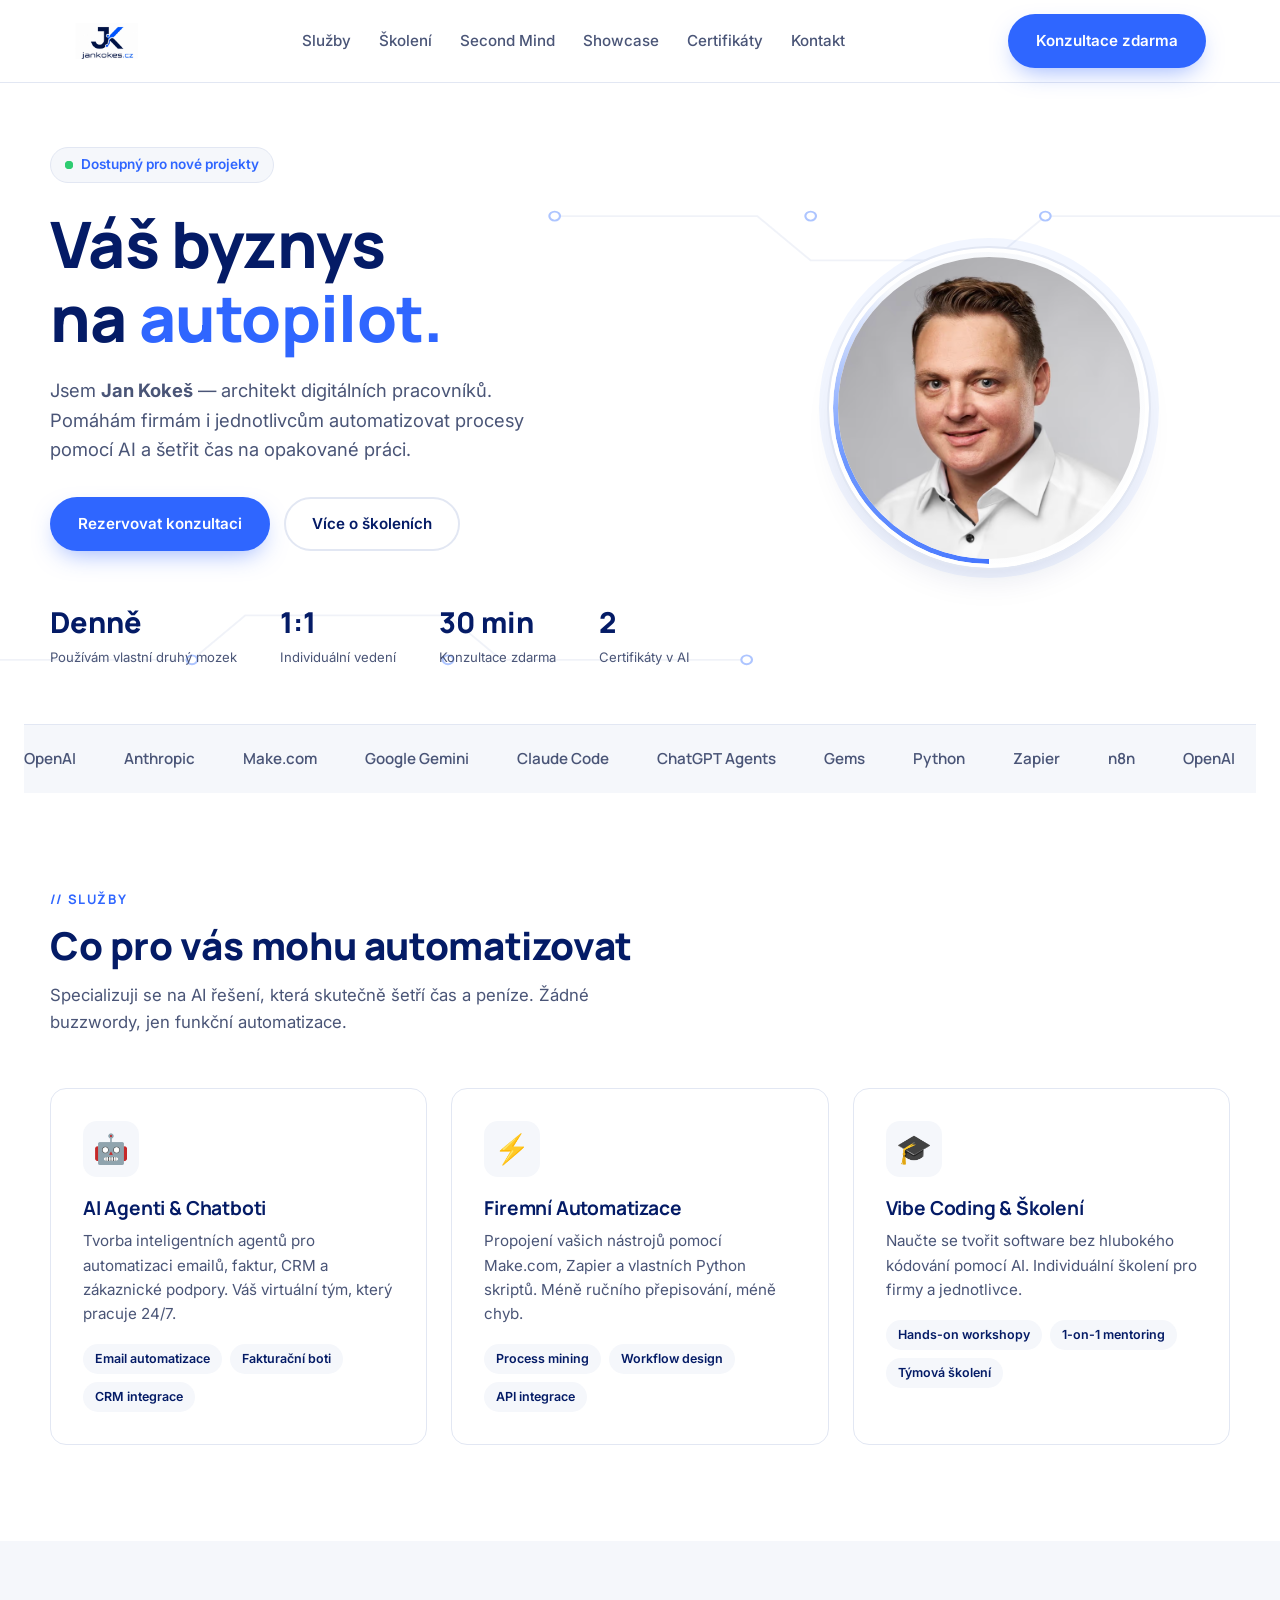
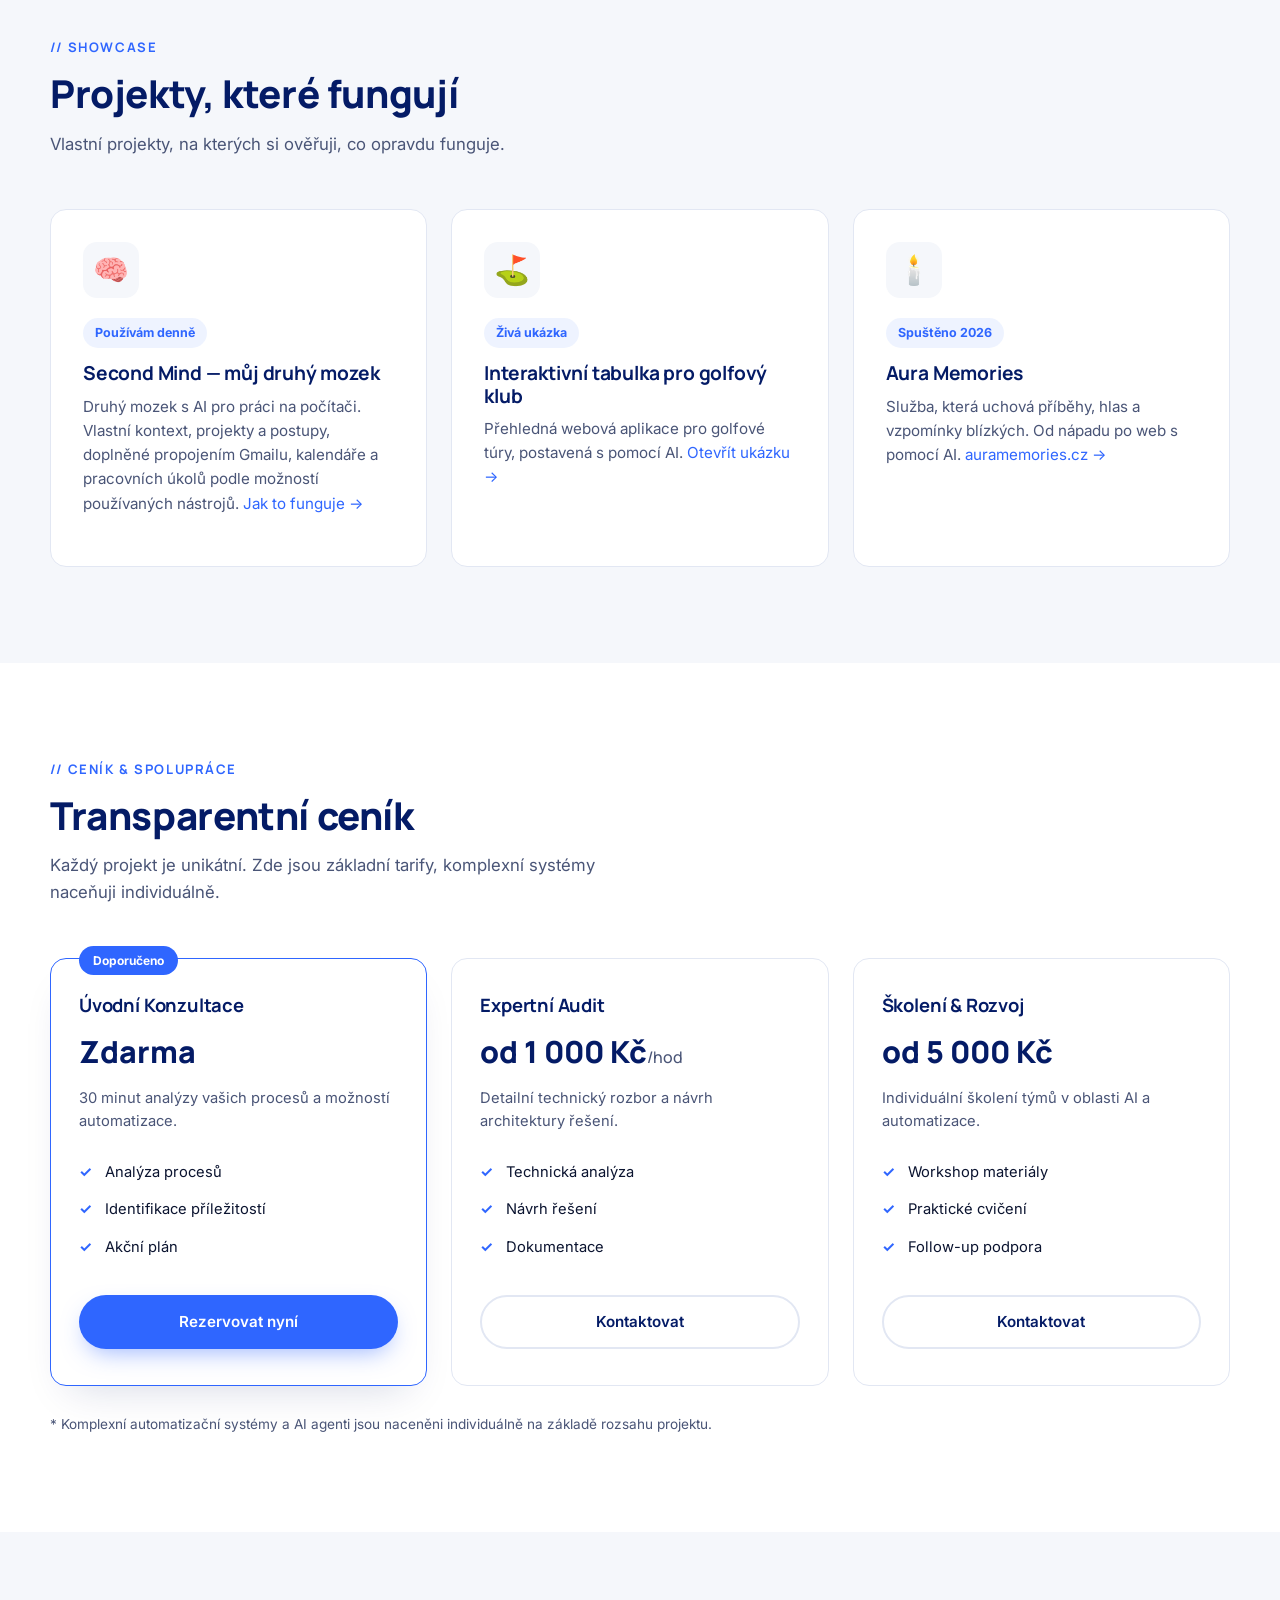
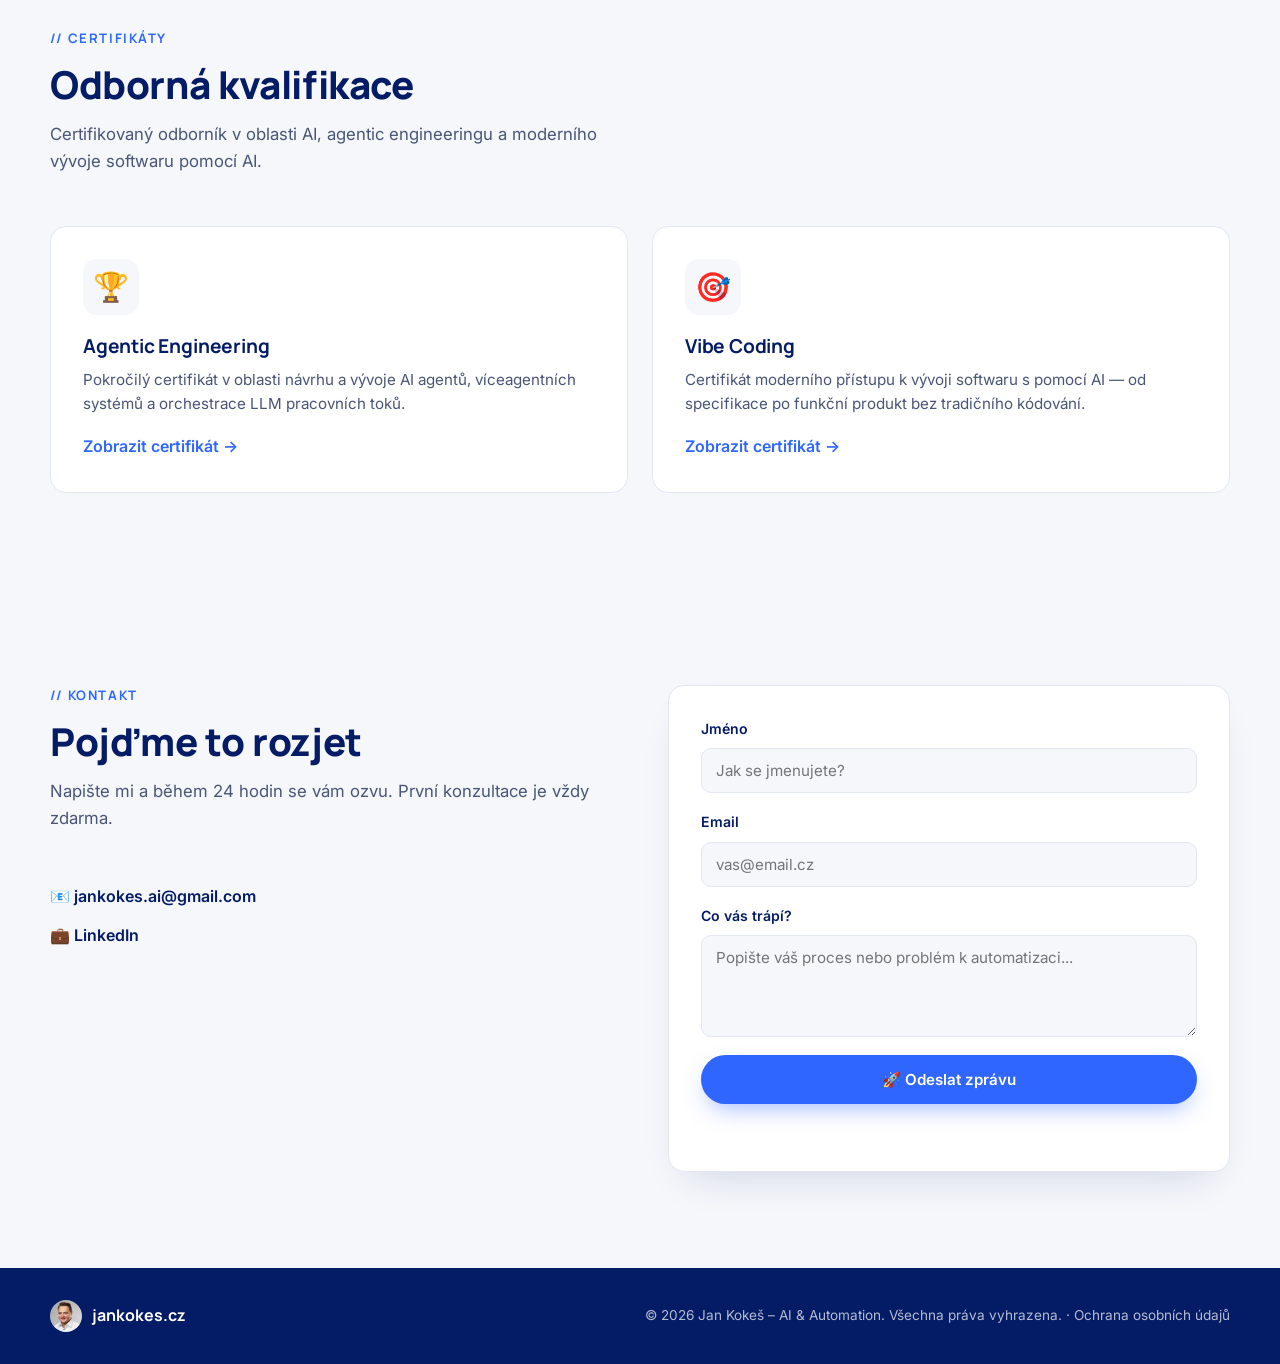
<file: index.html>
<!DOCTYPE html>
<html lang="cs">
<head>
<meta charset="UTF-8">
<meta name="viewport" content="width=device-width, initial-scale=1.0">
<title>Jan Kokeš — AI & Automation</title>
<meta name="description" content="Jan Kokeš pomáhá firmám automatizovat procesy pomocí AI agentů, workflow nástrojů a vlastních integrací.">
<link rel="preconnect" href="https://fonts.googleapis.com">
<link rel="preconnect" href="https://fonts.gstatic.com" crossorigin>
<link href="https://fonts.googleapis.com/css2?family=Manrope:wght@600;700;800&family=Inter:wght@400;500;600&display=swap" rel="stylesheet">
<link rel="icon" href="favicon.ico" sizes="any">
<link rel="icon" type="image/png" sizes="32x32" href="favicon-32.png">
<link rel="apple-touch-icon" href="apple-touch-icon.png">
<link rel="stylesheet" href="style.css?v=2">
</head>
<body>

<header class="nav" id="nav">
  <div class="nav-inner">
    <a href="#top" class="brand">
      <img src="assets/logo.jpg" alt="jankokes.cz" class="brand-logo">
    </a>
    <nav class="nav-links">
      <a href="#sluzby">Služby</a>
      <a href="#skoleni">Školení</a>
      <a href="second-mind.html">Second Mind</a>
      <a href="#showcase">Showcase</a>
      <a href="#certifikaty">Certifikáty</a>
      <a href="#kontakt">Kontakt</a>
    </nav>
    <a href="#kontakt" class="btn btn-primary nav-cta">Konzultace zdarma</a>
    <button class="nav-toggle" id="navToggle" aria-label="Otevřít menu" aria-expanded="false">
      <span></span><span></span><span></span>
    </button>
  </div>
  <nav class="nav-mobile" id="navMobile">
    <a href="#sluzby">Služby</a>
    <a href="#skoleni">Školení</a>
    <a href="second-mind.html">Second Mind</a>
    <a href="#showcase">Showcase</a>
    <a href="#certifikaty">Certifikáty</a>
    <a href="#kontakt">Kontakt</a>
    <a href="#kontakt" class="btn btn-primary">Konzultace zdarma</a>
  </nav>
</header>

<main id="top">

  <section class="hero">
    <div class="hero-bg" aria-hidden="true">
      <svg class="circuit" viewBox="0 0 1200 800" preserveAspectRatio="none">
        <path d="M0 650 H180 L230 600 H420 L470 650 H700" />
        <circle cx="180" cy="650" r="5"/>
        <circle cx="420" cy="650" r="5"/>
        <circle cx="700" cy="650" r="5"/>
        <path d="M1200 150 H980 L930 200 H760 L710 150 H520" />
        <circle cx="980" cy="150" r="5"/>
        <circle cx="760" cy="150" r="5"/>
        <circle cx="520" cy="150" r="5"/>
      </svg>
    </div>
    <div class="hero-inner">
      <div class="hero-copy">
        <span class="eyebrow"><span class="dot-pulse"></span> Dostupný pro nové projekty</span>
        <h1>Váš byznys<br>na <span class="accent">autopilot.</span></h1>
        <p class="hero-lead">Jsem <strong>Jan Kokeš</strong> — architekt digitálních pracovníků. Pomáhám firmám i jednotlivcům automatizovat procesy pomocí AI a šetřit čas na opakované práci.</p>
        <div class="hero-actions">
          <a href="#kontakt" class="btn btn-primary">Rezervovat konzultaci</a>
          <a href="#skoleni" class="btn btn-ghost">Více o školeních</a>
        </div>
        <dl class="stats">
          <div class="stat"><dt>Denně</dt><dd>Používám vlastní druhý mozek</dd></div>
          <div class="stat"><dt>1:1</dt><dd>Individuální vedení</dd></div>
          <div class="stat"><dt>30 min</dt><dd>Konzultace zdarma</dd></div>
          <div class="stat"><dt>2</dt><dd>Certifikáty v AI</dd></div>
        </dl>
      </div>
      <div class="hero-photo">
        <div class="photo-frame">
          <video autoplay muted loop playsinline poster="assets/koki_photo.png" aria-label="Jan Kokeš — přerod v AI specialistu">
            <source src="assets/transformation.mp4" type="video/mp4">
          </video>
        </div>
      </div>
    </div>
    <div class="marquee" aria-hidden="true">
      <div class="marquee-track">
        <span>OpenAI</span><span>Anthropic</span><span>Make.com</span><span>Google Gemini</span><span>Claude Code</span><span>ChatGPT Agents</span><span>Gems</span><span>Python</span><span>Zapier</span><span>n8n</span>
        <span>OpenAI</span><span>Anthropic</span><span>Make.com</span><span>Google Gemini</span><span>Claude Code</span><span>ChatGPT Agents</span><span>Gems</span><span>Python</span><span>Zapier</span><span>n8n</span>
      </div>
    </div>
  </section>

  <section id="sluzby" class="section">
    <div class="section-inner">
      <span class="kicker">// SLUŽBY</span>
      <h2>Co pro vás mohu automatizovat</h2>
      <p class="section-lead">Specializuji se na AI řešení, která skutečně šetří čas a peníze. Žádné buzzwordy, jen funkční automatizace.</p>

      <div class="cards-grid">
        <article class="card">
          <div class="card-icon">🤖</div>
          <h3>AI Agenti &amp; Chatboti</h3>
          <p>Tvorba inteligentních agentů pro automatizaci emailů, faktur, CRM a zákaznické podpory. Váš virtuální tým, který pracuje 24/7.</p>
          <ul class="tags">
            <li>Email automatizace</li><li>Fakturační boti</li><li>CRM integrace</li>
          </ul>
        </article>
        <article class="card">
          <div class="card-icon">⚡</div>
          <h3>Firemní Automatizace</h3>
          <p>Propojení vašich nástrojů pomocí Make.com, Zapier a vlastních Python skriptů. Méně ručního přepisování, méně chyb.</p>
          <ul class="tags">
            <li>Process mining</li><li>Workflow design</li><li>API integrace</li>
          </ul>
        </article>
        <article class="card">
          <div class="card-icon">🎓</div>
          <h3>Vibe Coding &amp; Školení</h3>
          <p>Naučte se tvořit software bez hlubokého kódování pomocí AI. Individuální školení pro firmy a jednotlivce.</p>
          <ul class="tags">
            <li>Hands-on workshopy</li><li>1-on-1 mentoring</li><li>Týmová školení</li>
          </ul>
        </article>
      </div>
    </div>
  </section>

  <section id="showcase" class="section section-alt">
    <div class="section-inner">
      <span class="kicker">// SHOWCASE</span>
      <h2>Projekty, které fungují</h2>
      <p class="section-lead">Vlastní projekty, na kterých si ověřuji, co opravdu funguje.</p>

      <div class="cards-grid">
        <article class="card card-stat">
          <div class="card-icon">🧠</div>
          <span class="result-badge">Používám denně</span>
          <h3>Second Mind — můj druhý mozek</h3>
          <p>Druhý mozek s AI pro práci na počítači. Vlastní kontext, projekty a postupy, doplněné propojením Gmailu, kalendáře a pracovních úkolů podle možností používaných nástrojů. <a href="second-mind.html" class="accent">Jak to funguje →</a></p>
        </article>
        <article class="card card-stat">
          <div class="card-icon">⛳</div>
          <span class="result-badge">Živá ukázka</span>
          <h3>Interaktivní tabulka pro golfový klub</h3>
          <p>Přehledná webová aplikace pro golfové túry, postavená s pomocí AI. <a href="https://golfove-tury-gclk.netlify.app/" target="_blank" rel="noopener" class="accent">Otevřít ukázku →</a></p>
        </article>
        <article class="card card-stat">
          <div class="card-icon">🕯️</div>
          <span class="result-badge">Spuštěno 2026</span>
          <h3>Aura Memories</h3>
          <p>Služba, která uchová příběhy, hlas a vzpomínky blízkých. Od nápadu po web s pomocí AI. <a href="https://auramemories.cz" target="_blank" rel="noopener" class="accent">auramemories.cz →</a></p>
        </article>
      </div>
    </div>
  </section>

  <section id="skoleni" class="section">
    <div class="section-inner">
      <span class="kicker">// CENÍK &amp; SPOLUPRÁCE</span>
      <h2>Transparentní ceník</h2>
      <p class="section-lead">Každý projekt je unikátní. Zde jsou základní tarify, komplexní systémy naceňuji individuálně.</p>

      <div class="pricing-grid">
        <article class="price-card price-featured">
          <span class="price-badge">Doporučeno</span>
          <h3>Úvodní Konzultace</h3>
          <p class="price">Zdarma</p>
          <p class="price-desc">30 minut analýzy vašich procesů a možností automatizace.</p>
          <ul class="check-list">
            <li>Analýza procesů</li>
            <li>Identifikace příležitostí</li>
            <li>Akční plán</li>
          </ul>
          <a href="#kontakt" class="btn btn-primary btn-block">Rezervovat nyní</a>
        </article>
        <article class="price-card">
          <h3>Expertní Audit</h3>
          <p class="price">od 1 000 Kč<span>/hod</span></p>
          <p class="price-desc">Detailní technický rozbor a návrh architektury řešení.</p>
          <ul class="check-list">
            <li>Technická analýza</li>
            <li>Návrh řešení</li>
            <li>Dokumentace</li>
          </ul>
          <a href="#kontakt" class="btn btn-ghost btn-block">Kontaktovat</a>
        </article>
        <article class="price-card">
          <h3>Školení &amp; Rozvoj</h3>
          <p class="price">od 5 000 Kč</p>
          <p class="price-desc">Individuální školení týmů v oblasti AI a automatizace.</p>
          <ul class="check-list">
            <li>Workshop materiály</li>
            <li>Praktické cvičení</li>
            <li>Follow-up podpora</li>
          </ul>
          <a href="#kontakt" class="btn btn-ghost btn-block">Kontaktovat</a>
        </article>
      </div>
      <p class="price-footnote">* Komplexní automatizační systémy a AI agenti jsou naceněni individuálně na základě rozsahu projektu.</p>
    </div>
  </section>

  <section id="certifikaty" class="section section-alt">
    <div class="section-inner">
      <span class="kicker">// CERTIFIKÁTY</span>
      <h2>Odborná kvalifikace</h2>
      <p class="section-lead">Certifikovaný odborník v oblasti AI, agentic engineeringu a moderního vývoje softwaru pomocí AI.</p>

      <div class="cert-grid">
        <article class="cert-card">
          <div class="card-icon">🏆</div>
          <h3>Agentic Engineering</h3>
          <p>Pokročilý certifikát v oblasti návrhu a vývoje AI agentů, víceagentních systémů a orchestrace LLM pracovních toků.</p>
          <a href="https://assets.macaly-user-data.dev/cx1u9x2fqpk7ql0uc03os9lo/hfukbpk652nn3dp4qxa4cc14/Vl4WT1Eh4EmaMsXhr_wGu.pdf" target="_blank" rel="noopener">Zobrazit certifikát →</a>
        </article>
        <article class="cert-card">
          <div class="card-icon">🎯</div>
          <h3>Vibe Coding</h3>
          <p>Certifikát moderního přístupu k vývoji softwaru s pomocí AI — od specifikace po funkční produkt bez tradičního kódování.</p>
          <a href="https://assets.macaly-user-data.dev/cx1u9x2fqpk7ql0uc03os9lo/hfukbpk652nn3dp4qxa4cc14/EtrC2iC5NYOgSVzGKDcLj.pdf" target="_blank" rel="noopener">Zobrazit certifikát →</a>
        </article>
      </div>
    </div>
  </section>

  <section id="kontakt" class="section section-contact">
    <div class="section-inner contact-inner">
      <div class="contact-copy">
        <span class="kicker">// KONTAKT</span>
        <h2>Pojďme to rozjet</h2>
        <p class="section-lead">Napište mi a během 24 hodin se vám ozvu. První konzultace je vždy zdarma.</p>
        <div class="contact-direct">
          <a href="mailto:jankokes.ai@gmail.com">📧 jankokes.ai@gmail.com</a>
          <a href="https://www.linkedin.com/in/jan--kokes/" target="_blank" rel="noopener">💼 LinkedIn</a>
        </div>
      </div>

      <form class="contact-form" id="contactForm" action="https://api.web3forms.com/submit" method="POST">
        <input type="hidden" name="access_key" value="933d1fe5-aa3f-4f69-8b33-59ef19b9f9a7">
        <input type="hidden" name="subject" value="Nová zpráva z jankokes.cz">
        <input type="hidden" name="zdroj" value="hlavni-stranka">
        <input type="checkbox" name="botcheck" class="hidden-field" style="display:none">

        <label>
          Jméno
          <input type="text" name="name" required placeholder="Jak se jmenujete?">
        </label>
        <label>
          Email
          <input type="email" name="email" required placeholder="vas@email.cz">
        </label>
        <label>
          Co vás trápí?
          <textarea name="message" rows="4" required placeholder="Popište váš proces nebo problém k automatizaci..."></textarea>
        </label>
        <button type="submit" class="btn btn-primary btn-block">🚀 Odeslat zprávu</button>
        <p class="form-status" id="formStatus" role="status"></p>
      </form>
    </div>
  </section>

</main>

<footer class="footer">
  <div class="footer-inner">
    <div class="footer-brand">
      <img src="assets/koki_photo.png" alt="Jan Kokeš" class="footer-photo">
      <span>jankokes.cz</span>
    </div>
    <p>© 2026 Jan Kokeš – AI &amp; Automation. Všechna práva vyhrazena. · <a href="ochrana-osobnich-udaju.html">Ochrana osobních údajů</a></p>
  </div>
</footer>

<script src="script.js?v=2"></script>
</body>
</html>
</file>
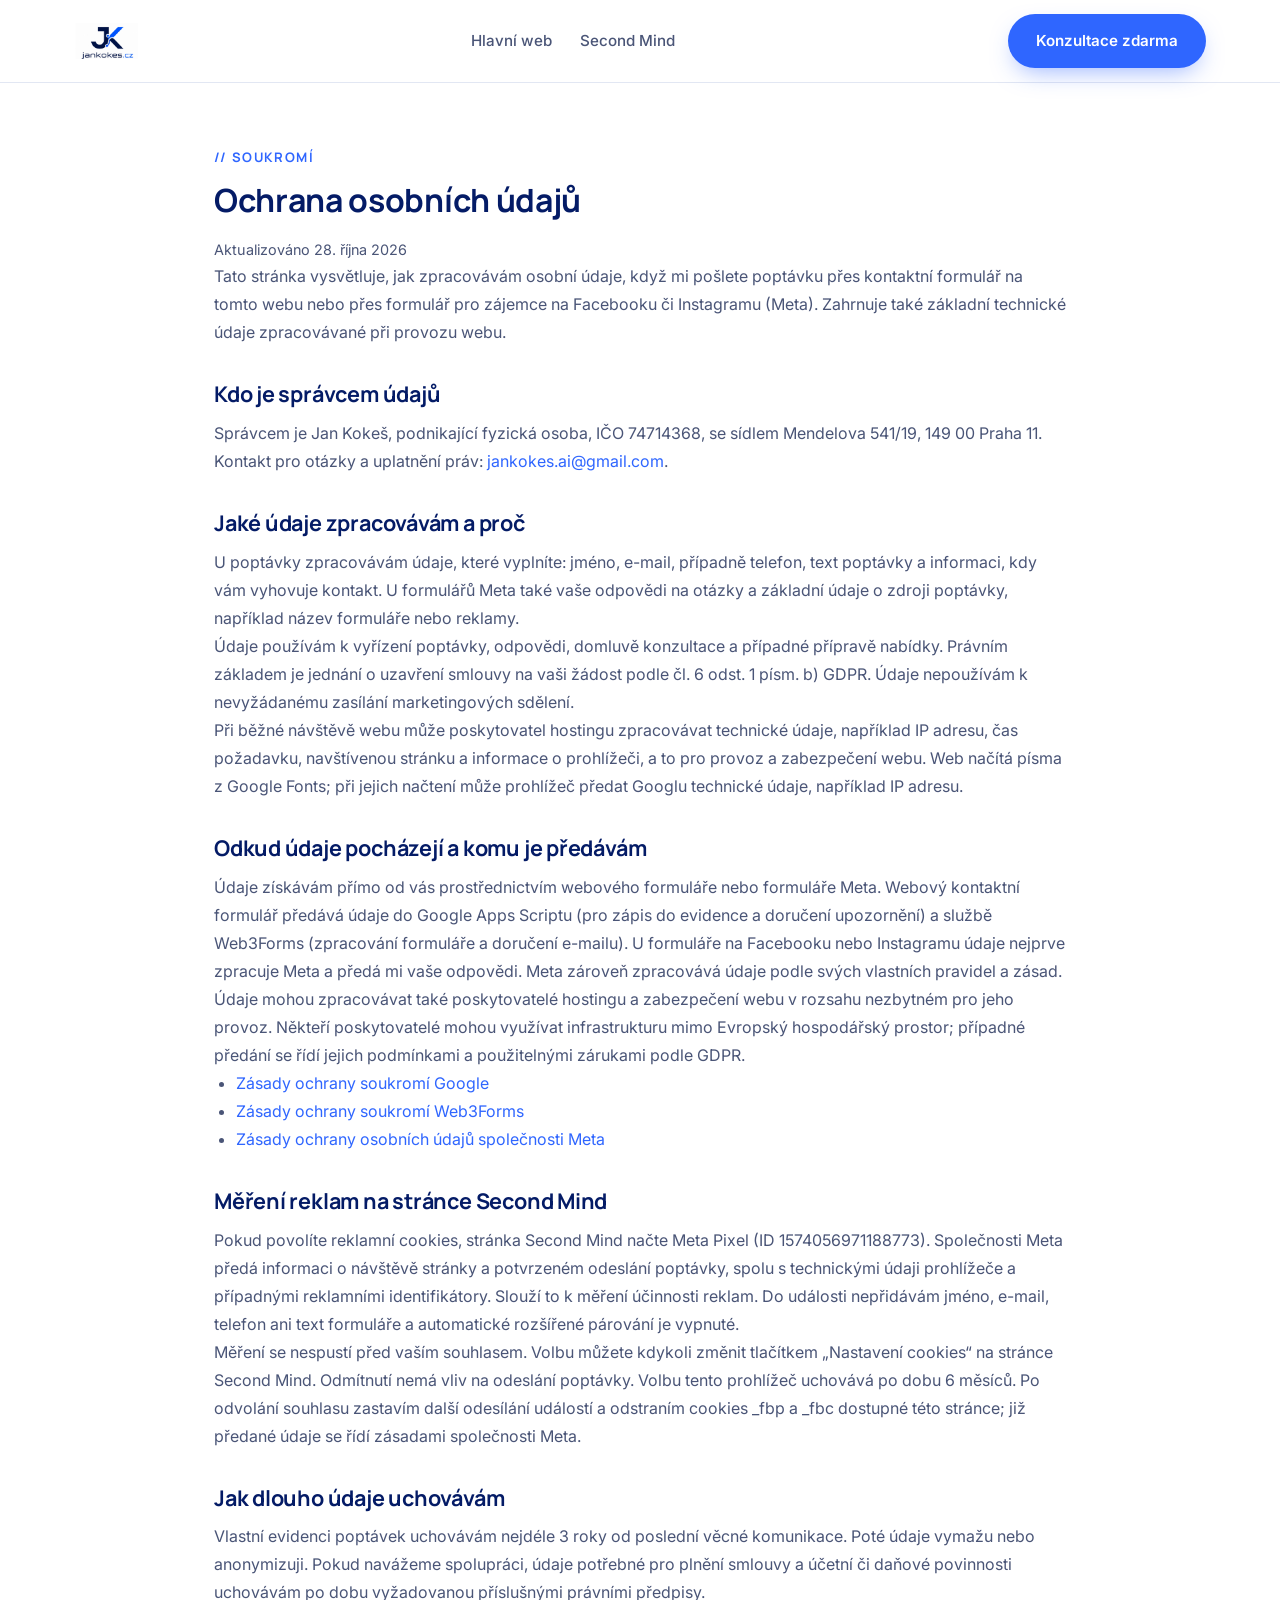
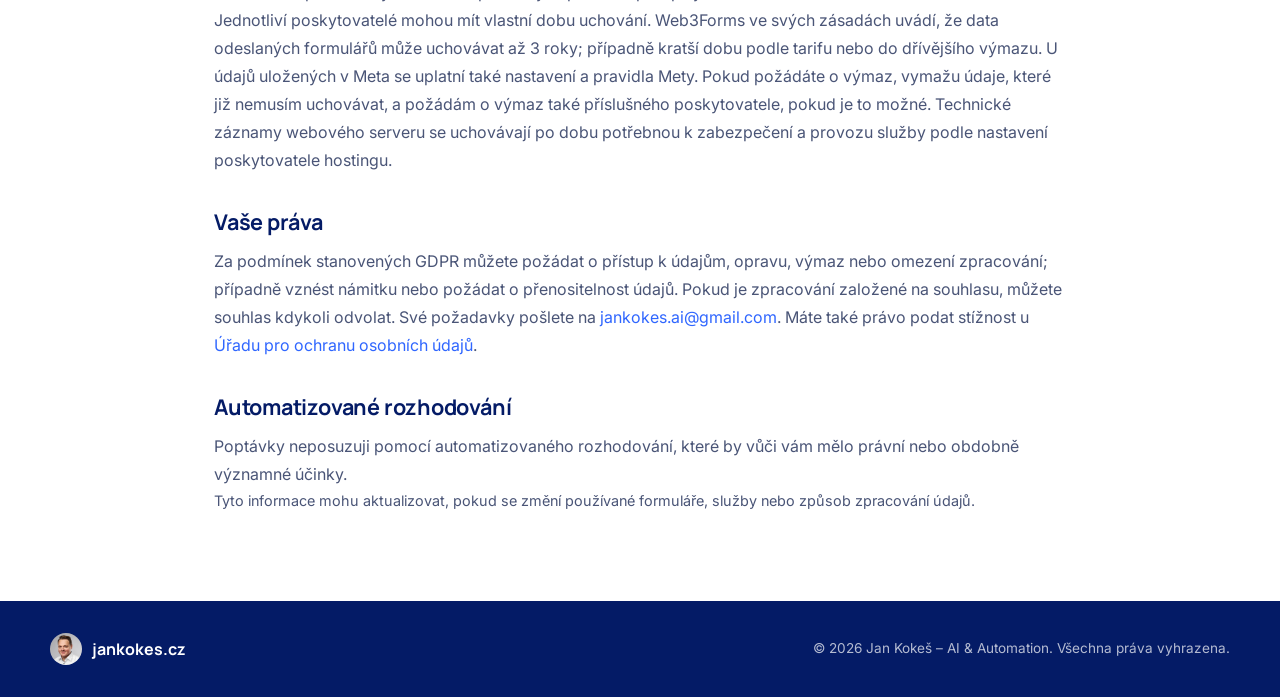
<file: ochrana-osobnich-udaju.html>
<!DOCTYPE html>
<html lang="cs">
<head>
<meta charset="UTF-8">
<meta name="viewport" content="width=device-width, initial-scale=1.0">
<title>Ochrana osobních údajů | Jan Kokeš</title>
<meta name="description" content="Informace o zpracování osobních údajů při zaslání poptávky přes jankokes.cz nebo formulář Meta.">
<link rel="preconnect" href="https://fonts.googleapis.com">
<link rel="preconnect" href="https://fonts.gstatic.com" crossorigin>
<link href="https://fonts.googleapis.com/css2?family=Manrope:wght@600;700;800&family=Inter:wght@400;500;600&display=swap" rel="stylesheet">
<link rel="icon" href="favicon.ico" sizes="any">
<link rel="stylesheet" href="style.css?v=2">
<style>
  .privacy { max-width: 900px; margin: 0 auto; padding: 64px 24px 88px; }
  .privacy h1 { margin: 10px 0 18px; }
  .privacy h2 { margin: 36px 0 12px; font-size: 1.35rem; }
  .privacy p, .privacy li { line-height: 1.75; color: var(--ink-soft); }
  .privacy ul { padding-left: 1.4rem; }
  .privacy a { color: var(--blue); }
  .privacy .updated { font-size: .9rem; }
</style>
</head>
<body>
<header class="nav" id="nav">
  <div class="nav-inner">
    <a href="index.html" class="brand"><img src="assets/logo.jpg" alt="jankokes.cz" class="brand-logo"></a>
    <nav class="nav-links">
      <a href="index.html">Hlavní web</a>
      <a href="second-mind.html">Second Mind</a>
    </nav>
    <a href="second-mind.html#kontakt" class="btn btn-primary nav-cta">Konzultace zdarma</a>
    <button class="nav-toggle" id="navToggle" aria-label="Otevřít menu" aria-expanded="false"><span></span><span></span><span></span></button>
  </div>
  <nav class="nav-mobile" id="navMobile">
    <a href="index.html">Hlavní web</a>
    <a href="second-mind.html">Second Mind</a>
    <a href="second-mind.html#kontakt" class="btn btn-primary">Konzultace zdarma</a>
  </nav>
</header>

<main class="privacy">
  <span class="kicker">// SOUKROMÍ</span>
  <h1>Ochrana osobních údajů</h1>
  <p class="updated">Aktualizováno 28. října 2026</p>
  <p>Tato stránka vysvětluje, jak zpracovávám osobní údaje, když mi pošlete poptávku přes kontaktní formulář na tomto webu nebo přes formulář pro zájemce na Facebooku či Instagramu (Meta). Zahrnuje také základní technické údaje zpracovávané při provozu webu.</p>

  <h2>Kdo je správcem údajů</h2>
  <p>Správcem je Jan Kokeš, podnikající fyzická osoba, IČO 74714368, se sídlem Mendelova 541/19, 149 00 Praha 11. Kontakt pro otázky a uplatnění práv: <a href="mailto:jankokes.ai@gmail.com">jankokes.ai@gmail.com</a>.</p>

  <h2>Jaké údaje zpracovávám a proč</h2>
  <p>U poptávky zpracovávám údaje, které vyplníte: jméno, e-mail, případně telefon, text poptávky a informaci, kdy vám vyhovuje kontakt. U formulářů Meta také vaše odpovědi na otázky a základní údaje o zdroji poptávky, například název formuláře nebo reklamy.</p>
  <p>Údaje používám k vyřízení poptávky, odpovědi, domluvě konzultace a případné přípravě nabídky. Právním základem je jednání o uzavření smlouvy na vaši žádost podle čl. 6 odst. 1 písm. b) GDPR. Údaje nepoužívám k nevyžádanému zasílání marketingových sdělení.</p>
  <p>Při běžné návštěvě webu může poskytovatel hostingu zpracovávat technické údaje, například IP adresu, čas požadavku, navštívenou stránku a informace o prohlížeči, a to pro provoz a zabezpečení webu. Web načítá písma z Google Fonts; při jejich načtení může prohlížeč předat Googlu technické údaje, například IP adresu.</p>

  <h2>Odkud údaje pocházejí a komu je předávám</h2>
  <p>Údaje získávám přímo od vás prostřednictvím webového formuláře nebo formuláře Meta. Webový kontaktní formulář předává údaje do Google Apps Scriptu (pro zápis do evidence a doručení upozornění) a službě Web3Forms (zpracování formuláře a doručení e-mailu). U formuláře na Facebooku nebo Instagramu údaje nejprve zpracuje Meta a předá mi vaše odpovědi. Meta zároveň zpracovává údaje podle svých vlastních pravidel a zásad.</p>
  <p>Údaje mohou zpracovávat také poskytovatelé hostingu a zabezpečení webu v rozsahu nezbytném pro jeho provoz. Někteří poskytovatelé mohou využívat infrastrukturu mimo Evropský hospodářský prostor; případné předání se řídí jejich podmínkami a použitelnými zárukami podle GDPR.</p>
  <ul>
    <li><a href="https://policies.google.com/privacy" target="_blank" rel="noopener">Zásady ochrany soukromí Google</a></li>
    <li><a href="https://web3forms.com/privacy" target="_blank" rel="noopener">Zásady ochrany soukromí Web3Forms</a></li>
    <li><a href="https://www.facebook.com/privacy/policy/" target="_blank" rel="noopener">Zásady ochrany osobních údajů společnosti Meta</a></li>
  </ul>

  <h2>Měření reklam na stránce Second Mind</h2>
  <p>Pokud povolíte reklamní cookies, stránka Second Mind načte Meta Pixel (ID 1574056971188773). Společnosti Meta předá informaci o návštěvě stránky a potvrzeném odeslání poptávky, spolu s technickými údaji prohlížeče a případnými reklamními identifikátory. Slouží to k měření účinnosti reklam. Do události nepřidávám jméno, e-mail, telefon ani text formuláře a automatické rozšířené párování je vypnuté.</p>
  <p>Měření se nespustí před vaším souhlasem. Volbu můžete kdykoli změnit tlačítkem „Nastavení cookies“ na stránce Second Mind. Odmítnutí nemá vliv na odeslání poptávky. Volbu tento prohlížeč uchovává po dobu 6 měsíců. Po odvolání souhlasu zastavím další odesílání událostí a odstraním cookies _fbp a _fbc dostupné této stránce; již předané údaje se řídí zásadami společnosti Meta.</p>

  <h2>Jak dlouho údaje uchovávám</h2>
  <p>Vlastní evidenci poptávek uchovávám nejdéle 3 roky od poslední věcné komunikace. Poté údaje vymažu nebo anonymizuji. Pokud navážeme spolupráci, údaje potřebné pro plnění smlouvy a účetní či daňové povinnosti uchovávám po dobu vyžadovanou příslušnými právními předpisy.</p>
  <p>Jednotliví poskytovatelé mohou mít vlastní dobu uchování. Web3Forms ve svých zásadách uvádí, že data odeslaných formulářů může uchovávat až 3 roky; případně kratší dobu podle tarifu nebo do dřívějšího výmazu. U údajů uložených v Meta se uplatní také nastavení a pravidla Mety. Pokud požádáte o výmaz, vymažu údaje, které již nemusím uchovávat, a požádám o výmaz také příslušného poskytovatele, pokud je to možné. Technické záznamy webového serveru se uchovávají po dobu potřebnou k zabezpečení a provozu služby podle nastavení poskytovatele hostingu.</p>

  <h2>Vaše práva</h2>
  <p>Za podmínek stanovených GDPR můžete požádat o přístup k údajům, opravu, výmaz nebo omezení zpracování; případně vznést námitku nebo požádat o přenositelnost údajů. Pokud je zpracování založené na souhlasu, můžete souhlas kdykoli odvolat. Své požadavky pošlete na <a href="mailto:jankokes.ai@gmail.com">jankokes.ai@gmail.com</a>. Máte také právo podat stížnost u <a href="https://uoou.gov.cz/" target="_blank" rel="noopener">Úřadu pro ochranu osobních údajů</a>.</p>

  <h2>Automatizované rozhodování</h2>
  <p>Poptávky neposuzuji pomocí automatizovaného rozhodování, které by vůči vám mělo právní nebo obdobně významné účinky.</p>

  <p class="updated">Tyto informace mohu aktualizovat, pokud se změní používané formuláře, služby nebo způsob zpracování údajů.</p>
</main>

<footer class="footer">
  <div class="footer-inner">
    <div class="footer-brand"><img src="assets/koki_photo.png" alt="Jan Kokeš" class="footer-photo"><span>jankokes.cz</span></div>
    <p>© 2026 Jan Kokeš – AI &amp; Automation. Všechna práva vyhrazena.</p>
  </div>
</footer>
<script src="script.js?v=2"></script>
</body>
</html>
</file>
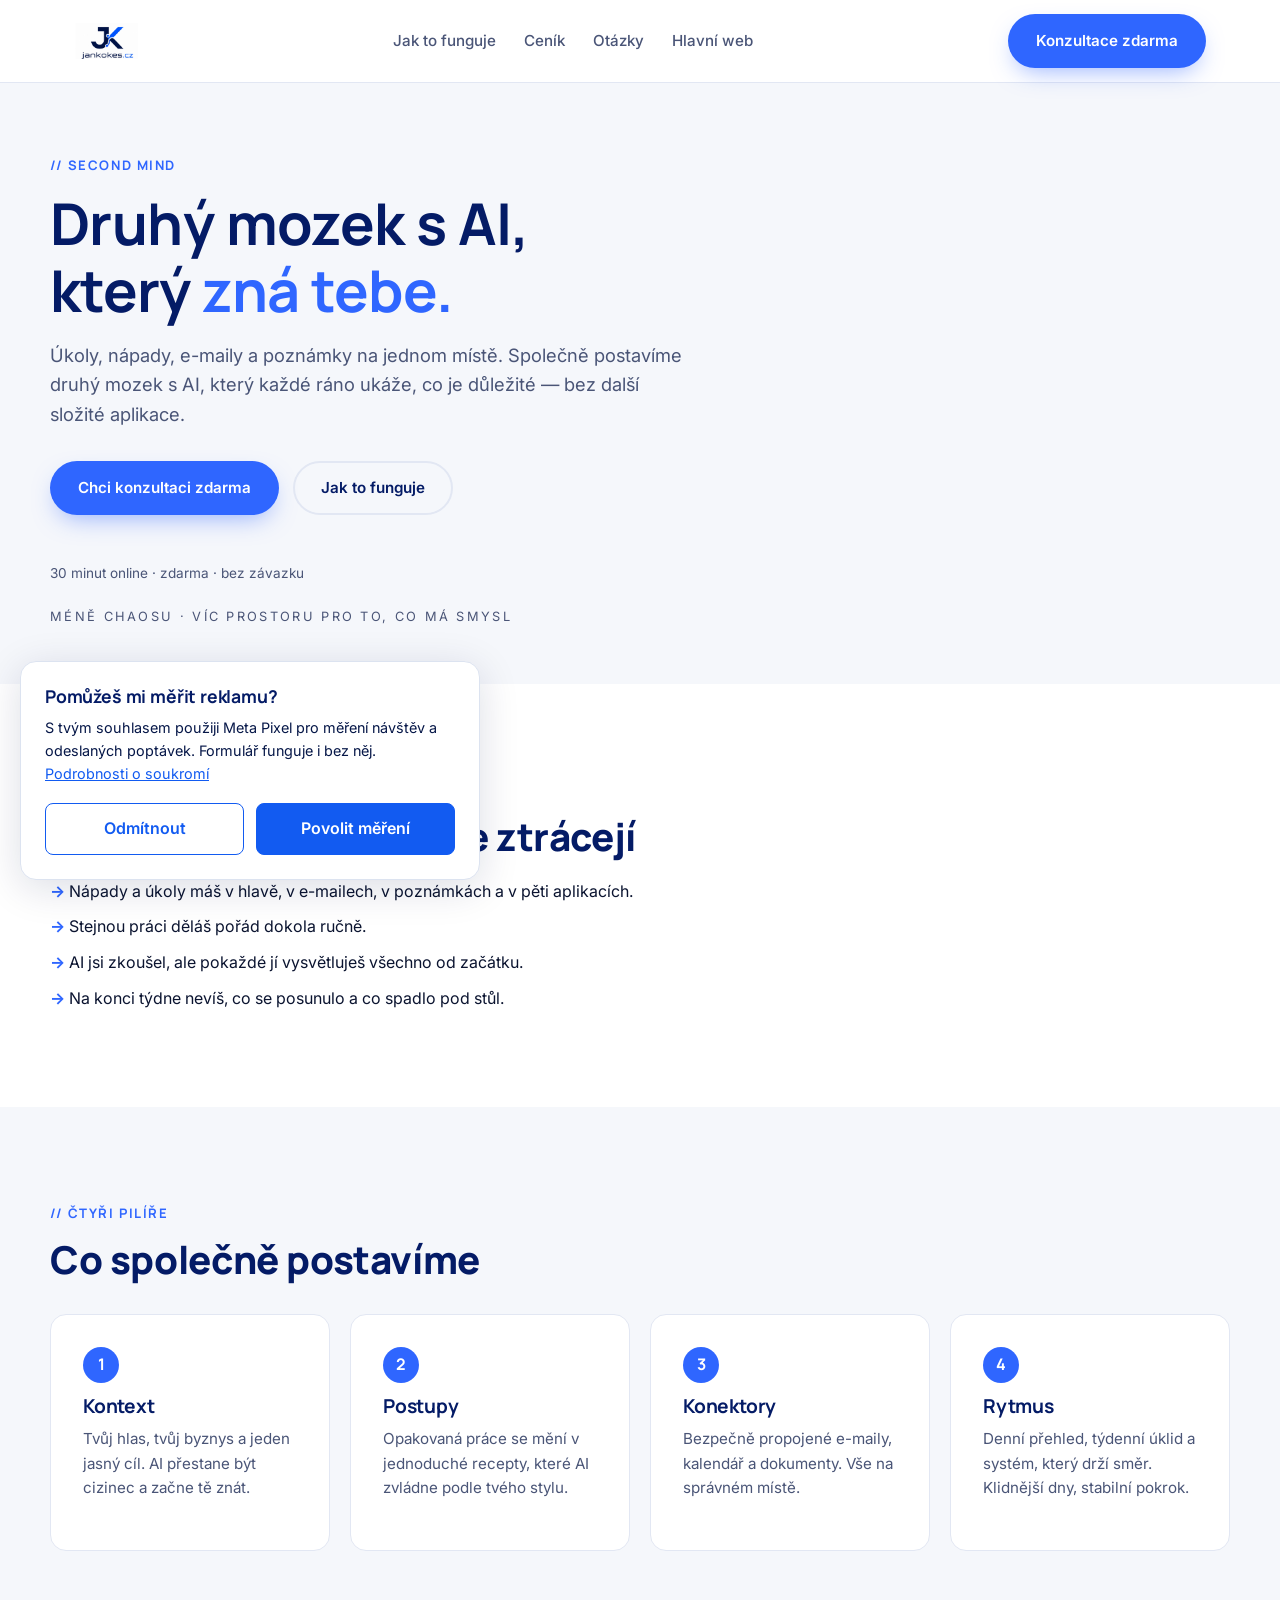
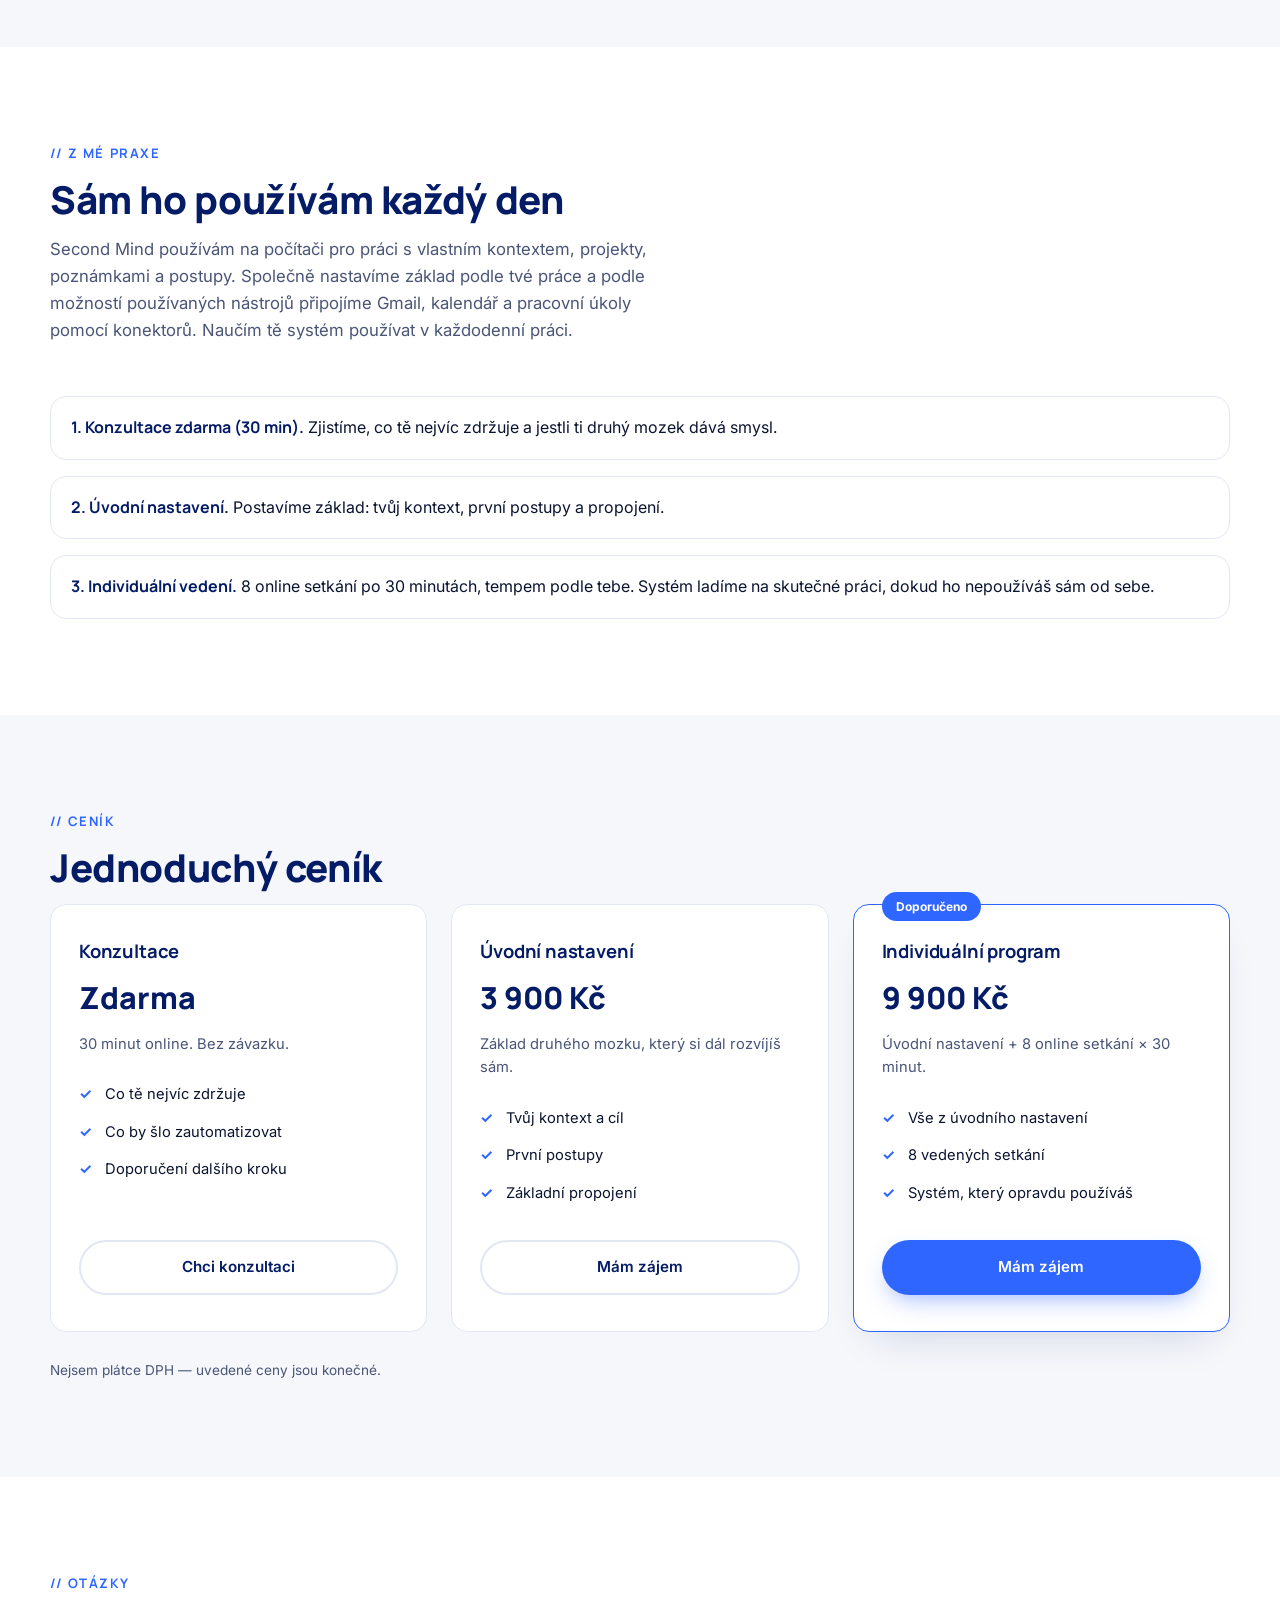
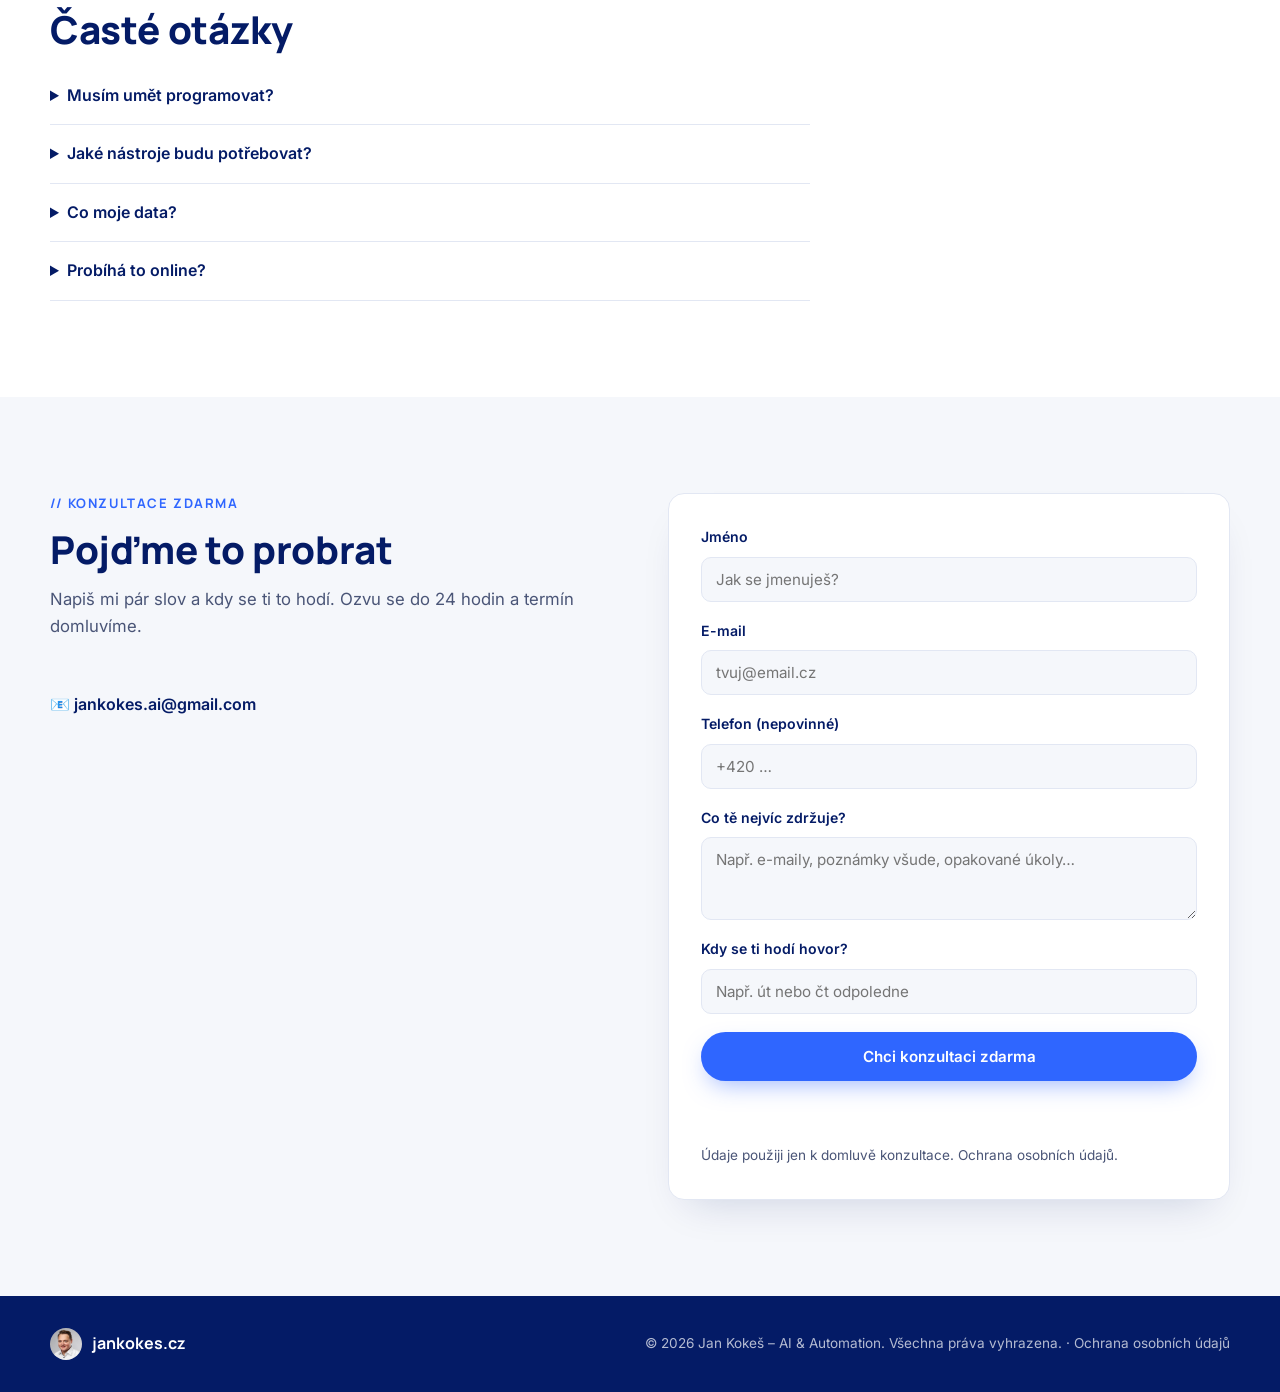
<file: second-mind.html>
<!DOCTYPE html>
<html lang="cs">
<head>
<meta charset="UTF-8">
<meta name="viewport" content="width=device-width, initial-scale=1.0">
<title>Second Mind — druhý mozek s AI na míru | Jan Kokeš</title>
<meta name="description" content="Individuálně vedený systém s AI, který zná tebe a tvoji práci. Kontext, postupy, propojení e-mailu a kalendáře a denní rytmus. Konzultace 30 minut zdarma.">
<meta property="og:title" content="Second Mind — druhý mozek s AI na míru">
<meta property="og:description" content="Méně chaosu. Víc prostoru pro to, co má smysl. Konzultace 30 minut zdarma.">
<meta property="og:type" content="website">
<link rel="preconnect" href="https://fonts.googleapis.com">
<link rel="preconnect" href="https://fonts.gstatic.com" crossorigin>
<link href="https://fonts.googleapis.com/css2?family=Manrope:wght@600;700;800&family=Inter:wght@400;500;600&display=swap" rel="stylesheet">
<link rel="icon" href="favicon.ico" sizes="any">
<link rel="icon" type="image/png" sizes="32x32" href="favicon-32.png">
<link rel="apple-touch-icon" href="apple-touch-icon.png">
<link rel="stylesheet" href="style.css?v=2">
<link rel="stylesheet" href="measurement.css?v=1">
<style>
  .sm-hero { padding: 72px 24px 56px; background: var(--gray-bg); }
  .sm-hero h1 { font-size: clamp(2.2rem, 5vw, 3.6rem); margin: 12px 0 18px; }
  .sm-hero .hero-lead { max-width: 640px; font-size: 1.15rem; color: var(--ink-soft); }
  .sm-tagline { letter-spacing: .18em; text-transform: uppercase; font-size: .8rem; color: var(--ink-soft); margin-top: 22px; }
  .sm-pillars { display: grid; grid-template-columns: repeat(auto-fit, minmax(220px, 1fr)); gap: 20px; margin-top: 32px; }
  .sm-num { display: inline-flex; width: 36px; height: 36px; border-radius: 50%; background: var(--blue); color: #fff; align-items: center; justify-content: center; font-weight: 700; font-family: var(--font-display); margin-bottom: 12px; }
  .sm-steps { list-style: none; display: grid; gap: 16px; margin-top: 28px; counter-reset: s; }
  .sm-steps li { background: #fff; border: 1px solid var(--border); border-radius: var(--radius); padding: 18px 20px; }
  .sm-steps strong { color: var(--navy); font-family: var(--font-display); }
  .sm-pains { list-style: none; display: grid; gap: 10px; margin-top: 20px; max-width: 720px; }
  .sm-pains li::before { content: "→ "; color: var(--blue); font-weight: 700; }
  .sm-faq details { border-bottom: 1px solid var(--border); padding: 16px 0; max-width: 760px; }
  .sm-faq summary { cursor: pointer; font-weight: 600; color: var(--navy); }
  .sm-faq p { margin-top: 10px; color: var(--ink-soft); }
  .sm-note { font-size: .85rem; color: var(--ink-soft); margin-top: 12px; }
  .contact-form select { width: 100%; }
  .price-promo { margin: 0 0 18px; padding: 14px 18px; border-radius: var(--radius); background: #eaf4ff; color: var(--navy); text-align: center; font-weight: 600; }
</style>
</head>
<body>

<header class="nav" id="nav">
  <div class="nav-inner">
    <a href="index.html" class="brand">
      <img src="assets/logo.jpg" alt="jankokes.cz" class="brand-logo">
    </a>
    <nav class="nav-links">
      <a href="#jak">Jak to funguje</a>
      <a href="#cenik">Ceník</a>
      <a href="#otazky">Otázky</a>
      <a href="index.html">Hlavní web</a>
    </nav>
    <a href="#kontakt" class="btn btn-primary nav-cta">Konzultace zdarma</a>
    <button class="nav-toggle" id="navToggle" aria-label="Otevřít menu" aria-expanded="false">
      <span></span><span></span><span></span>
    </button>
  </div>
  <nav class="nav-mobile" id="navMobile">
    <a href="#jak">Jak to funguje</a>
    <a href="#cenik">Ceník</a>
    <a href="#otazky">Otázky</a>
    <a href="index.html">Hlavní web</a>
    <a href="#kontakt" class="btn btn-primary">Konzultace zdarma</a>
  </nav>
</header>

<main id="top">

  <section class="sm-hero">
    <div class="section-inner">
      <span class="kicker">// SECOND MIND</span>
      <h1>Druhý mozek s AI,<br>který <span class="accent">zná tebe.</span></h1>
      <p class="hero-lead">Úkoly, nápady, e-maily a poznámky na jednom místě. Společně postavíme druhý mozek s AI, který každé ráno ukáže, co je důležité — bez další složité aplikace.</p>
      <div class="hero-actions">
        <a href="#kontakt" class="btn btn-primary">Chci konzultaci zdarma</a>
        <a href="#jak" class="btn btn-ghost">Jak to funguje</a>
      </div>
      <p class="sm-note">30 minut online · zdarma · bez závazku</p>
      <p class="sm-tagline">Méně chaosu · Víc prostoru pro to, co má smysl</p>
    </div>
  </section>

  <section class="section">
    <div class="section-inner">
      <span class="kicker">// ZNÁŠ TO?</span>
      <h2>Hlava plná věcí, které se ztrácejí</h2>
      <ul class="sm-pains">
        <li>Nápady a úkoly máš v hlavě, v e-mailech, v poznámkách a v pěti aplikacích.</li>
        <li>Stejnou práci děláš pořád dokola ručně.</li>
        <li>AI jsi zkoušel, ale pokaždé jí vysvětluješ všechno od začátku.</li>
        <li>Na konci týdne nevíš, co se posunulo a co spadlo pod stůl.</li>
      </ul>
    </div>
  </section>

  <section id="jak" class="section section-alt">
    <div class="section-inner">
      <span class="kicker">// ČTYŘI PILÍŘE</span>
      <h2>Co společně postavíme</h2>
      <div class="sm-pillars">
        <article class="card"><span class="sm-num">1</span><h3>Kontext</h3><p>Tvůj hlas, tvůj byznys a jeden jasný cíl. AI přestane být cizinec a začne tě znát.</p></article>
        <article class="card"><span class="sm-num">2</span><h3>Postupy</h3><p>Opakovaná práce se mění v jednoduché recepty, které AI zvládne podle tvého stylu.</p></article>
        <article class="card"><span class="sm-num">3</span><h3>Konektory</h3><p>Bezpečně propojené e-maily, kalendář a dokumenty. Vše na správném místě.</p></article>
        <article class="card"><span class="sm-num">4</span><h3>Rytmus</h3><p>Denní přehled, týdenní úklid a systém, který drží směr. Klidnější dny, stabilní pokrok.</p></article>
      </div>
    </div>
  </section>

  <section class="section">
    <div class="section-inner">
      <span class="kicker">// Z MÉ PRAXE</span>
      <h2>Sám ho používám každý den</h2>
      <p class="section-lead">Second Mind používám na počítači pro práci s vlastním kontextem, projekty, poznámkami a postupy. Společně nastavíme základ podle tvé práce a podle možností používaných nástrojů připojíme Gmail, kalendář a pracovní úkoly pomocí konektorů. Naučím tě systém používat v každodenní práci.</p>
      <ol class="sm-steps">
        <li><strong>1. Konzultace zdarma (30 min).</strong> Zjistíme, co tě nejvíc zdržuje a jestli ti druhý mozek dává smysl.</li>
        <li><strong>2. Úvodní nastavení.</strong> Postavíme základ: tvůj kontext, první postupy a propojení.</li>
        <li><strong>3. Individuální vedení.</strong> 8 online setkání po 30 minutách, tempem podle tebe. Systém ladíme na skutečné práci, dokud ho nepoužíváš sám od sebe.</li>
      </ol>
    </div>
  </section>

  <section id="cenik" class="section section-alt">
    <div class="section-inner">
      <span class="kicker">// CENÍK</span>
      <h2>Jednoduchý ceník</h2>
      <p class="price-promo" data-price-promo>Akční ceny platí do 30. 11. 2026</p>
      <div class="pricing-grid">
        <article class="price-card">
          <h3>Konzultace</h3>
          <p class="price">Zdarma</p>
          <p class="price-desc">30 minut online. Bez závazku.</p>
          <ul class="check-list"><li>Co tě nejvíc zdržuje</li><li>Co by šlo zautomatizovat</li><li>Doporučení dalšího kroku</li></ul>
          <a href="#kontakt" class="btn btn-ghost btn-block">Chci konzultaci</a>
        </article>
        <article class="price-card">
          <h3>Úvodní nastavení</h3>
          <p class="price" data-promo-price data-original="3 900 Kč"><span style="text-decoration:line-through;opacity:.65;font-size:.7em">3 900 Kč</span><br><strong>2 990 Kč</strong></p>
          <p class="price-desc">Základ druhého mozku, který si dál rozvíjíš sám.</p>
          <ul class="check-list"><li>Tvůj kontext a cíl</li><li>První postupy</li><li>Základní propojení</li></ul>
          <a href="#kontakt" class="btn btn-ghost btn-block">Mám zájem</a>
        </article>
        <article class="price-card price-featured">
          <span class="price-badge">Doporučeno</span>
          <h3>Individuální program</h3>
          <p class="price" data-promo-price data-original="9 900 Kč"><span style="text-decoration:line-through;opacity:.65;font-size:.7em">9 900 Kč</span><br><strong>7 400 Kč</strong></p>
          <p class="price-desc">Úvodní nastavení + 8 online setkání × 30 minut.</p>
          <ul class="check-list"><li>Vše z úvodního nastavení</li><li>8 vedených setkání</li><li>Systém, který opravdu používáš</li></ul>
          <a href="#kontakt" class="btn btn-primary btn-block">Mám zájem</a>
        </article>
      </div>
      <p class="price-footnote">Nejsem plátce DPH — uvedené ceny jsou konečné.</p>
      <script>
        (() => {
          const today = new Intl.DateTimeFormat("en-CA", { timeZone: "Europe/Prague", year: "numeric", month: "2-digit", day: "2-digit" }).format(new Date());
          if (today <= "2026-11-30") return;
          document.querySelector("[data-price-promo]")?.remove();
          document.querySelectorAll("[data-promo-price]").forEach((price) => {
            price.textContent = price.dataset.original;
          });
        })();
      </script>
    </div>
  </section>

  <section id="otazky" class="section sm-faq">
    <div class="section-inner">
      <span class="kicker">// OTÁZKY</span>
      <h2>Časté otázky</h2>
      <details><summary>Musím umět programovat?</summary><p>Ne. Systém se ovládá běžnou řečí — psaním nebo hlasem. Technickou část nastavíme spolu.</p></details>
      <details><summary>Jaké nástroje budu potřebovat?</summary><p>Záleží na tom, co už používáš. Obvykle stačí e-mail, kalendář a předplatné AI asistenta. Na konzultaci doporučím konkrétní řešení.</p></details>
      <details><summary>Co moje data?</summary><p>Propojujeme jen to, co sám schválíš. Citlivé údaje (hesla, doklady, zdravotní informace) do systému nepatří a ukážu ti, jak je držet stranou.</p></details>
      <details><summary>Probíhá to online?</summary><p>Ano, všechna setkání jsou online. Termíny domlouváme individuálně podle tvých možností.</p></details>
    </div>
  </section>

  <section id="kontakt" class="section section-contact">
    <div class="section-inner contact-inner">
      <div class="contact-copy">
        <span class="kicker">// KONZULTACE ZDARMA</span>
        <h2>Pojďme to probrat</h2>
        <p class="section-lead">Napiš mi pár slov a kdy se ti to hodí. Ozvu se do 24 hodin a termín domluvíme.</p>
        <div class="contact-direct">
          <a href="mailto:jankokes.ai@gmail.com">📧 jankokes.ai@gmail.com</a>
        </div>
      </div>

      <form class="contact-form" id="contactForm" action="https://api.web3forms.com/submit" method="POST">
        <input type="hidden" name="access_key" value="933d1fe5-aa3f-4f69-8b33-59ef19b9f9a7">
        <input type="hidden" name="subject" value="Second Mind — žádost o konzultaci">
        <input type="hidden" name="from_name" value="jankokes.cz / Second Mind">
        <input type="hidden" name="zdroj" value="second-mind">
        <input type="checkbox" name="botcheck" class="hidden-field" style="display:none">

        <label>Jméno
          <input type="text" name="name" required placeholder="Jak se jmenuješ?">
        </label>
        <label>E-mail
          <input type="email" name="email" required placeholder="tvuj@email.cz">
        </label>
        <label>Telefon (nepovinné)
          <input type="tel" name="phone" placeholder="+420 …">
        </label>
        <label>Co tě nejvíc zdržuje?
          <textarea name="message" rows="3" required placeholder="Např. e-maily, poznámky všude, opakované úkoly…"></textarea>
        </label>
        <label>Kdy se ti hodí hovor?
          <input type="text" name="terminy" placeholder="Např. út nebo čt odpoledne">
        </label>
        <button type="submit" class="btn btn-primary btn-block">Chci konzultaci zdarma</button>
        <p class="form-status" id="formStatus" role="status"></p>
        <p class="sm-note">Údaje použiji jen k domluvě konzultace. <a href="ochrana-osobnich-udaju.html">Ochrana osobních údajů</a>.</p>
      </form>
    </div>
  </section>

</main>

<footer class="footer">
  <div class="footer-inner">
    <div class="footer-brand">
      <img src="assets/koki_photo.png" alt="Jan Kokeš" class="footer-photo">
      <span>jankokes.cz</span>
    </div>
    <p>© 2026 Jan Kokeš – AI &amp; Automation. Všechna práva vyhrazena. · <a href="ochrana-osobnich-udaju.html">Ochrana osobních údajů</a></p>
  </div>
</footer>

<script src="measurement.js?v=1"></script>
<script src="script.js?v=3"></script>
</body>
</html>
</file>
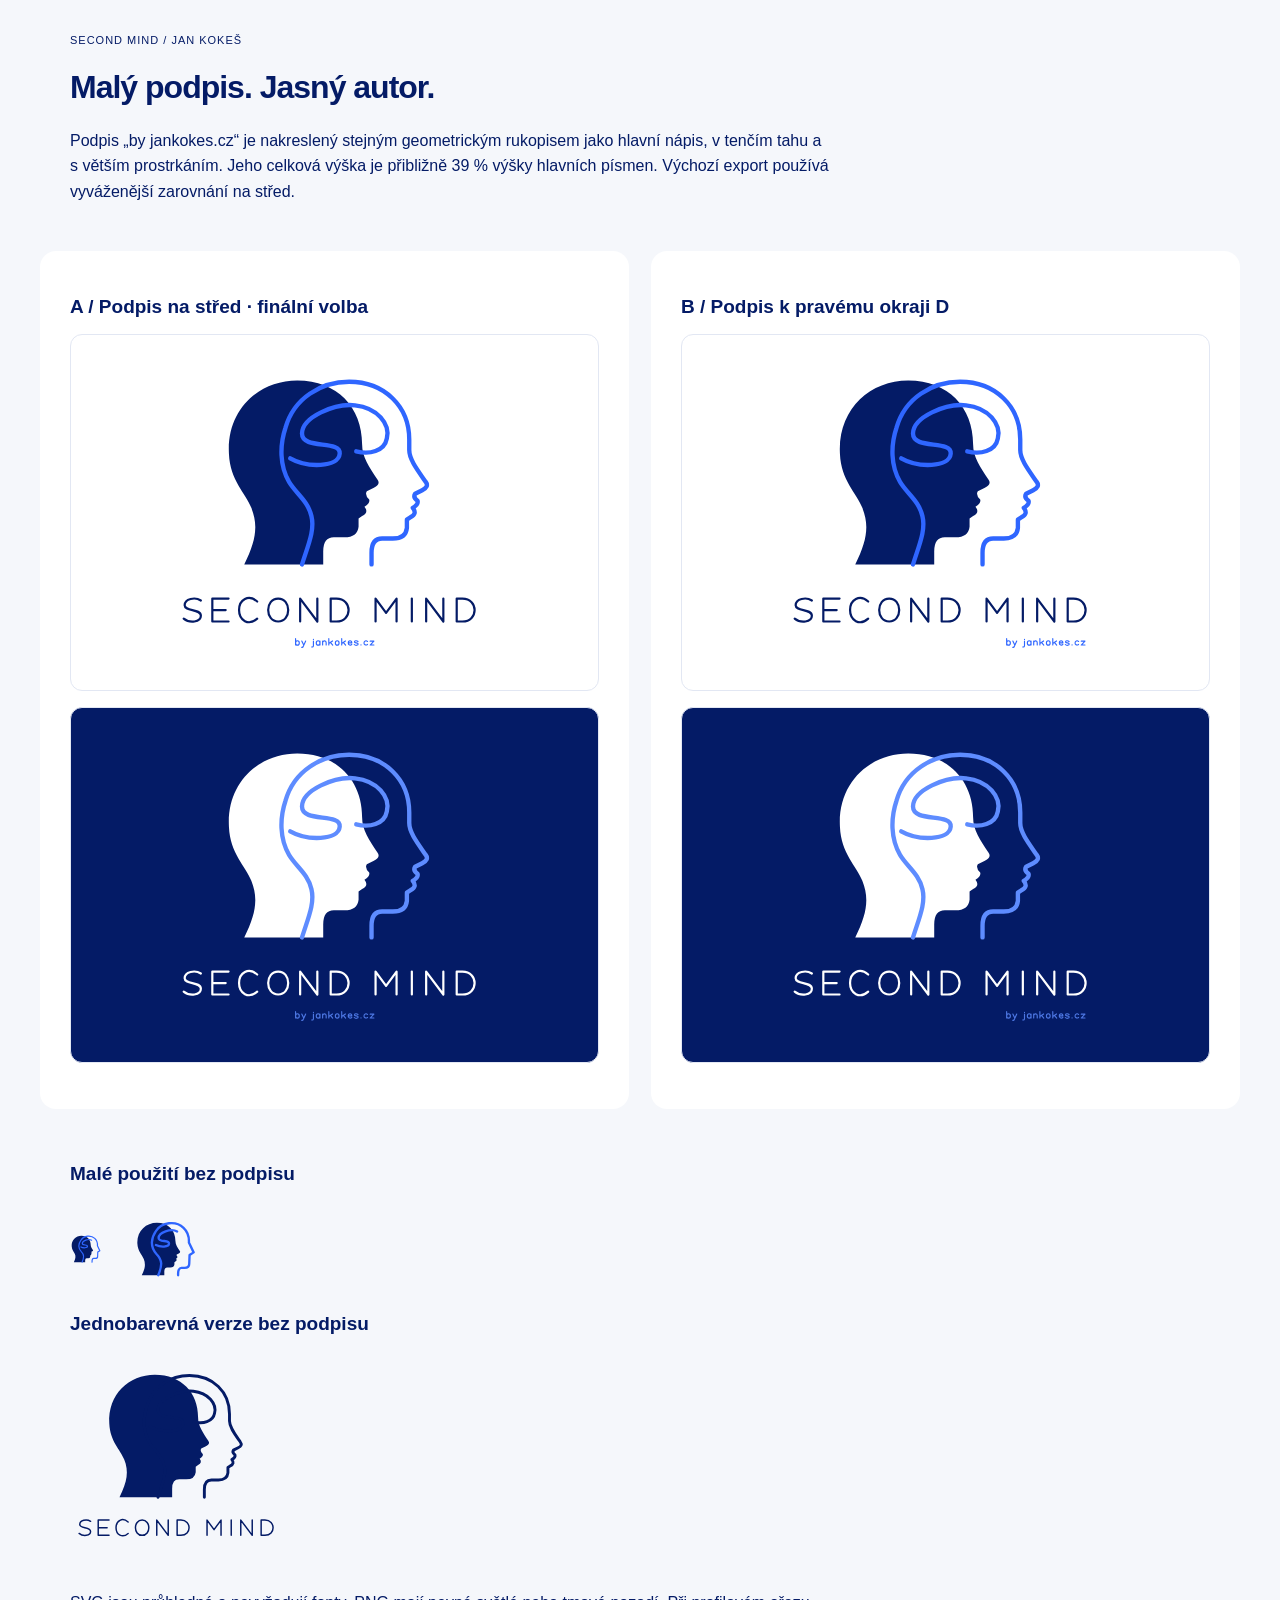
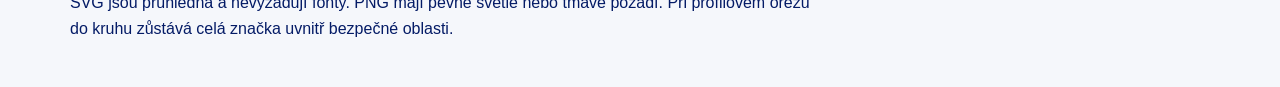
<file: assets/logo/preview.html>
<!doctype html><html lang="cs"><meta charset="utf-8"><meta name="viewport" content="width=device-width,initial-scale=1"><title>Second Mind — podpis značky</title><style>*{box-sizing:border-box}body{margin:0;background:#F5F7FB;color:#041B66;font-family:Arial,sans-serif}header,footer{max-width:1200px;margin:auto;padding:30px}h1{font-size:32px;letter-spacing:-1px}p{line-height:1.6;max-width:760px}.grid{max-width:1200px;margin:auto;display:grid;grid-template-columns:1fr 1fr;gap:22px}article{background:white;padding:30px;border-radius:16px}h2{font-size:19px}.panel{text-align:center;border:1px solid #E2E7F3;padding:22px;border-radius:12px;margin:16px 0}.dark{background:#041B66;color:white}.panel>svg{width:min(100%,330px);height:auto}.samples{display:flex;gap:32px;align-items:center;margin:24px 0}.samples svg{width:32px;height:32px}.samples svg+svg{width:64px;height:64px}.mono{max-width:220px}a{color:inherit;text-underline-offset:4px}small{font-size:11px;letter-spacing:1px}footer{line-height:2}@media(max-width:750px){.grid{grid-template-columns:1fr;margin:0 15px}article{padding:18px}}</style><header><small>SECOND MIND / JAN KOKEŠ</small><h1>Malý podpis. Jasný autor.</h1><p>Podpis „by jankokes.cz“ je nakreslený stejným geometrickým rukopisem jako hlavní nápis, v tenčím tahu a s větším prostrkáním. Jeho celková výška je přibližně 39 % výšky hlavních písmen. Výchozí export používá vyváženější zarovnání na střed.</p></header><div class="grid"><article><h2>A / Podpis na střed · finální volba</h2><div class="panel "><svg xmlns="http://www.w3.org/2000/svg" viewBox="0 0 280 260" role="img" aria-label="Second Mind by jankokes.cz"><g id="symbol"><path fill="#041B66" d="M63 176 C73 156 75 143 69 128 C64 115 51 105 50 82 C48 45 75 20 108 20 C142 20 163 43 163 74 C163 85 169 93 176 104 Q179 108 173 111 L167 114 Q165 117 169 121 Q170 124 165 127 Q169 132 163 135 L160 137 L160 144 Q159 153 148 153 L139 153 Q130 153 130 165 L130 176 Z"/><g fill="none" stroke="#2F66FF" stroke-width="3.7" stroke-linecap="round" stroke-linejoin="round"><path d="M112 176 C117 160 123 147 120 135 C117 122 107 116 101 106 C93 92 93 75 98 60 C105 35 128 21 152 21 C182 21 203 42 203 70 L203 79 C203 87 210 96 217 106 Q220 110 214 113 L208 116 Q206 119 210 122 Q211 125 206 128 Q210 133 204 136 L201 138 L201 145 Q200 154 189 154 L180 154 Q171 154 171 166 L171 176"/><path d="M102 86 C116 94 143 94 144 82 C145 70 112 79 112 65 C112 51 140 39 157 41 C176 43 187 57 184 69 C182 80 169 83 158 80"/></g></g><g transform="translate(11.61 205) scale(.81)" fill="none" stroke="#041B66" stroke-width="2.3" stroke-linejoin="round" stroke-linecap="round"><path d="M18 2 C12 -2 1 0 1 7 C1 14 18 10 18 18 C18 25 6 26 0 21" transform="translate(0 0)"/><path d="M18 0 H1 V24 H18 M1 12 H15" transform="translate(29 0)"/><path d="M19 3 C10 -5 0 1 0 12 C0 23 10 29 19 21" transform="translate(58 0)"/><path d="M10 0 C-4 0 -4 24 10 24 C24 24 24 0 10 0 Z" transform="translate(89 0)"/><path d="M1 24 V0 L19 24 V0" transform="translate(121 0)"/><path d="M1 0 V24 H7 C24 24 24 0 7 0 Z" transform="translate(153 0)"/><path d="M1 24 V0 L12 15 L23 0 V24" transform="translate(200 0)"/><path d="M3 0 V24" transform="translate(236 0)"/><path d="M1 24 V0 L19 24 V0" transform="translate(253 0)"/><path d="M1 0 V24 H7 C24 24 24 0 7 0 Z" transform="translate(285 0)"/></g><g id="signature" aria-label="by jankokes.cz" transform="translate(106.250 239) scale(0.15)" fill="none" stroke="#2F66FF" stroke-opacity="1" stroke-width="6.4" stroke-linecap="round" stroke-linejoin="round"><path d="M2 0 V36 M2 24 C2 8 23 8 23 24 C23 41 2 41 2 24" transform="translate(0 0)"/><path d="M1 13 L12 36 M23 13 L9 45 Q6 51 0 49" transform="translate(36 0)"/><path d="M11 14 V39 Q11 49 1 47 M11 3 V4" transform="translate(92 0)"/><path d="M23 36 V14 M23 24 C23 8 2 8 2 24 C2 41 23 41 23 24" transform="translate(117 0)"/><path d="M2 36 V13 M2 21 C6 9 22 10 22 23 V36" transform="translate(153 0)"/><path d="M2 0 V36 M23 13 L2 27 M11 21 L24 36" transform="translate(188 0)"/><path d="M23 24 C23 8 2 8 2 24 C2 41 23 41 23 24 Z" transform="translate(225 0)"/><path d="M2 0 V36 M23 13 L2 27 M11 21 L24 36" transform="translate(261 0)"/><path d="M2 24 H22 C22 8 2 8 2 24 C2 37 16 39 22 32" transform="translate(298 0)"/><path d="M22 16 C15 9 2 11 2 19 C2 26 23 21 23 30 C23 39 7 40 1 33" transform="translate(333 0)"/><path d="M3 35 V36" transform="translate(369 0)"/><path d="M22 16 C14 7 2 14 2 24 C2 35 14 40 22 32" transform="translate(387 0)"/><path d="M2 14 H23 L2 36 H23" transform="translate(422 0)"/></g></svg></div><div class="panel dark"><svg xmlns="http://www.w3.org/2000/svg" viewBox="0 0 280 260" role="img" aria-label="Second Mind by jankokes.cz"><g id="symbol"><path fill="#FFFFFF" d="M63 176 C73 156 75 143 69 128 C64 115 51 105 50 82 C48 45 75 20 108 20 C142 20 163 43 163 74 C163 85 169 93 176 104 Q179 108 173 111 L167 114 Q165 117 169 121 Q170 124 165 127 Q169 132 163 135 L160 137 L160 144 Q159 153 148 153 L139 153 Q130 153 130 165 L130 176 Z"/><g fill="none" stroke="#5E8CFF" stroke-width="3.7" stroke-linecap="round" stroke-linejoin="round"><path d="M112 176 C117 160 123 147 120 135 C117 122 107 116 101 106 C93 92 93 75 98 60 C105 35 128 21 152 21 C182 21 203 42 203 70 L203 79 C203 87 210 96 217 106 Q220 110 214 113 L208 116 Q206 119 210 122 Q211 125 206 128 Q210 133 204 136 L201 138 L201 145 Q200 154 189 154 L180 154 Q171 154 171 166 L171 176"/><path d="M102 86 C116 94 143 94 144 82 C145 70 112 79 112 65 C112 51 140 39 157 41 C176 43 187 57 184 69 C182 80 169 83 158 80"/></g></g><g transform="translate(11.61 205) scale(.81)" fill="none" stroke="#FFFFFF" stroke-width="2.3" stroke-linejoin="round" stroke-linecap="round"><path d="M18 2 C12 -2 1 0 1 7 C1 14 18 10 18 18 C18 25 6 26 0 21" transform="translate(0 0)"/><path d="M18 0 H1 V24 H18 M1 12 H15" transform="translate(29 0)"/><path d="M19 3 C10 -5 0 1 0 12 C0 23 10 29 19 21" transform="translate(58 0)"/><path d="M10 0 C-4 0 -4 24 10 24 C24 24 24 0 10 0 Z" transform="translate(89 0)"/><path d="M1 24 V0 L19 24 V0" transform="translate(121 0)"/><path d="M1 0 V24 H7 C24 24 24 0 7 0 Z" transform="translate(153 0)"/><path d="M1 24 V0 L12 15 L23 0 V24" transform="translate(200 0)"/><path d="M3 0 V24" transform="translate(236 0)"/><path d="M1 24 V0 L19 24 V0" transform="translate(253 0)"/><path d="M1 0 V24 H7 C24 24 24 0 7 0 Z" transform="translate(285 0)"/></g><g id="signature" aria-label="by jankokes.cz" transform="translate(106.250 239) scale(0.15)" fill="none" stroke="#5E8CFF" stroke-opacity="0.82" stroke-width="6.4" stroke-linecap="round" stroke-linejoin="round"><path d="M2 0 V36 M2 24 C2 8 23 8 23 24 C23 41 2 41 2 24" transform="translate(0 0)"/><path d="M1 13 L12 36 M23 13 L9 45 Q6 51 0 49" transform="translate(36 0)"/><path d="M11 14 V39 Q11 49 1 47 M11 3 V4" transform="translate(92 0)"/><path d="M23 36 V14 M23 24 C23 8 2 8 2 24 C2 41 23 41 23 24" transform="translate(117 0)"/><path d="M2 36 V13 M2 21 C6 9 22 10 22 23 V36" transform="translate(153 0)"/><path d="M2 0 V36 M23 13 L2 27 M11 21 L24 36" transform="translate(188 0)"/><path d="M23 24 C23 8 2 8 2 24 C2 41 23 41 23 24 Z" transform="translate(225 0)"/><path d="M2 0 V36 M23 13 L2 27 M11 21 L24 36" transform="translate(261 0)"/><path d="M2 24 H22 C22 8 2 8 2 24 C2 37 16 39 22 32" transform="translate(298 0)"/><path d="M22 16 C15 9 2 11 2 19 C2 26 23 21 23 30 C23 39 7 40 1 33" transform="translate(333 0)"/><path d="M3 35 V36" transform="translate(369 0)"/><path d="M22 16 C14 7 2 14 2 24 C2 35 14 40 22 32" transform="translate(387 0)"/><path d="M2 14 H23 L2 36 H23" transform="translate(422 0)"/></g></svg></div></article><article><h2>B / Podpis k pravému okraji D</h2><div class="panel "><svg xmlns="http://www.w3.org/2000/svg" viewBox="0 0 280 260" role="img" aria-label="Second Mind by jankokes.cz"><g id="symbol"><path fill="#041B66" d="M63 176 C73 156 75 143 69 128 C64 115 51 105 50 82 C48 45 75 20 108 20 C142 20 163 43 163 74 C163 85 169 93 176 104 Q179 108 173 111 L167 114 Q165 117 169 121 Q170 124 165 127 Q169 132 163 135 L160 137 L160 144 Q159 153 148 153 L139 153 Q130 153 130 165 L130 176 Z"/><g fill="none" stroke="#2F66FF" stroke-width="3.7" stroke-linecap="round" stroke-linejoin="round"><path d="M112 176 C117 160 123 147 120 135 C117 122 107 116 101 106 C93 92 93 75 98 60 C105 35 128 21 152 21 C182 21 203 42 203 70 L203 79 C203 87 210 96 217 106 Q220 110 214 113 L208 116 Q206 119 210 122 Q211 125 206 128 Q210 133 204 136 L201 138 L201 145 Q200 154 189 154 L180 154 Q171 154 171 166 L171 176"/><path d="M102 86 C116 94 143 94 144 82 C145 70 112 79 112 65 C112 51 140 39 157 41 C176 43 187 57 184 69 C182 80 169 83 158 80"/></g></g><g transform="translate(11.61 205) scale(.81)" fill="none" stroke="#041B66" stroke-width="2.3" stroke-linejoin="round" stroke-linecap="round"><path d="M18 2 C12 -2 1 0 1 7 C1 14 18 10 18 18 C18 25 6 26 0 21" transform="translate(0 0)"/><path d="M18 0 H1 V24 H18 M1 12 H15" transform="translate(29 0)"/><path d="M19 3 C10 -5 0 1 0 12 C0 23 10 29 19 21" transform="translate(58 0)"/><path d="M10 0 C-4 0 -4 24 10 24 C24 24 24 0 10 0 Z" transform="translate(89 0)"/><path d="M1 24 V0 L19 24 V0" transform="translate(121 0)"/><path d="M1 0 V24 H7 C24 24 24 0 7 0 Z" transform="translate(153 0)"/><path d="M1 24 V0 L12 15 L23 0 V24" transform="translate(200 0)"/><path d="M3 0 V24" transform="translate(236 0)"/><path d="M1 24 V0 L19 24 V0" transform="translate(253 0)"/><path d="M1 0 V24 H7 C24 24 24 0 7 0 Z" transform="translate(285 0)"/></g><g id="signature" aria-label="by jankokes.cz" transform="translate(191.160 239) scale(0.15)" fill="none" stroke="#2F66FF" stroke-opacity="1" stroke-width="6.4" stroke-linecap="round" stroke-linejoin="round"><path d="M2 0 V36 M2 24 C2 8 23 8 23 24 C23 41 2 41 2 24" transform="translate(0 0)"/><path d="M1 13 L12 36 M23 13 L9 45 Q6 51 0 49" transform="translate(36 0)"/><path d="M11 14 V39 Q11 49 1 47 M11 3 V4" transform="translate(92 0)"/><path d="M23 36 V14 M23 24 C23 8 2 8 2 24 C2 41 23 41 23 24" transform="translate(117 0)"/><path d="M2 36 V13 M2 21 C6 9 22 10 22 23 V36" transform="translate(153 0)"/><path d="M2 0 V36 M23 13 L2 27 M11 21 L24 36" transform="translate(188 0)"/><path d="M23 24 C23 8 2 8 2 24 C2 41 23 41 23 24 Z" transform="translate(225 0)"/><path d="M2 0 V36 M23 13 L2 27 M11 21 L24 36" transform="translate(261 0)"/><path d="M2 24 H22 C22 8 2 8 2 24 C2 37 16 39 22 32" transform="translate(298 0)"/><path d="M22 16 C15 9 2 11 2 19 C2 26 23 21 23 30 C23 39 7 40 1 33" transform="translate(333 0)"/><path d="M3 35 V36" transform="translate(369 0)"/><path d="M22 16 C14 7 2 14 2 24 C2 35 14 40 22 32" transform="translate(387 0)"/><path d="M2 14 H23 L2 36 H23" transform="translate(422 0)"/></g></svg></div><div class="panel dark"><svg xmlns="http://www.w3.org/2000/svg" viewBox="0 0 280 260" role="img" aria-label="Second Mind by jankokes.cz"><g id="symbol"><path fill="#FFFFFF" d="M63 176 C73 156 75 143 69 128 C64 115 51 105 50 82 C48 45 75 20 108 20 C142 20 163 43 163 74 C163 85 169 93 176 104 Q179 108 173 111 L167 114 Q165 117 169 121 Q170 124 165 127 Q169 132 163 135 L160 137 L160 144 Q159 153 148 153 L139 153 Q130 153 130 165 L130 176 Z"/><g fill="none" stroke="#5E8CFF" stroke-width="3.7" stroke-linecap="round" stroke-linejoin="round"><path d="M112 176 C117 160 123 147 120 135 C117 122 107 116 101 106 C93 92 93 75 98 60 C105 35 128 21 152 21 C182 21 203 42 203 70 L203 79 C203 87 210 96 217 106 Q220 110 214 113 L208 116 Q206 119 210 122 Q211 125 206 128 Q210 133 204 136 L201 138 L201 145 Q200 154 189 154 L180 154 Q171 154 171 166 L171 176"/><path d="M102 86 C116 94 143 94 144 82 C145 70 112 79 112 65 C112 51 140 39 157 41 C176 43 187 57 184 69 C182 80 169 83 158 80"/></g></g><g transform="translate(11.61 205) scale(.81)" fill="none" stroke="#FFFFFF" stroke-width="2.3" stroke-linejoin="round" stroke-linecap="round"><path d="M18 2 C12 -2 1 0 1 7 C1 14 18 10 18 18 C18 25 6 26 0 21" transform="translate(0 0)"/><path d="M18 0 H1 V24 H18 M1 12 H15" transform="translate(29 0)"/><path d="M19 3 C10 -5 0 1 0 12 C0 23 10 29 19 21" transform="translate(58 0)"/><path d="M10 0 C-4 0 -4 24 10 24 C24 24 24 0 10 0 Z" transform="translate(89 0)"/><path d="M1 24 V0 L19 24 V0" transform="translate(121 0)"/><path d="M1 0 V24 H7 C24 24 24 0 7 0 Z" transform="translate(153 0)"/><path d="M1 24 V0 L12 15 L23 0 V24" transform="translate(200 0)"/><path d="M3 0 V24" transform="translate(236 0)"/><path d="M1 24 V0 L19 24 V0" transform="translate(253 0)"/><path d="M1 0 V24 H7 C24 24 24 0 7 0 Z" transform="translate(285 0)"/></g><g id="signature" aria-label="by jankokes.cz" transform="translate(191.160 239) scale(0.15)" fill="none" stroke="#5E8CFF" stroke-opacity="0.82" stroke-width="6.4" stroke-linecap="round" stroke-linejoin="round"><path d="M2 0 V36 M2 24 C2 8 23 8 23 24 C23 41 2 41 2 24" transform="translate(0 0)"/><path d="M1 13 L12 36 M23 13 L9 45 Q6 51 0 49" transform="translate(36 0)"/><path d="M11 14 V39 Q11 49 1 47 M11 3 V4" transform="translate(92 0)"/><path d="M23 36 V14 M23 24 C23 8 2 8 2 24 C2 41 23 41 23 24" transform="translate(117 0)"/><path d="M2 36 V13 M2 21 C6 9 22 10 22 23 V36" transform="translate(153 0)"/><path d="M2 0 V36 M23 13 L2 27 M11 21 L24 36" transform="translate(188 0)"/><path d="M23 24 C23 8 2 8 2 24 C2 41 23 41 23 24 Z" transform="translate(225 0)"/><path d="M2 0 V36 M23 13 L2 27 M11 21 L24 36" transform="translate(261 0)"/><path d="M2 24 H22 C22 8 2 8 2 24 C2 37 16 39 22 32" transform="translate(298 0)"/><path d="M22 16 C15 9 2 11 2 19 C2 26 23 21 23 30 C23 39 7 40 1 33" transform="translate(333 0)"/><path d="M3 35 V36" transform="translate(369 0)"/><path d="M22 16 C14 7 2 14 2 24 C2 35 14 40 22 32" transform="translate(387 0)"/><path d="M2 14 H23 L2 36 H23" transform="translate(422 0)"/></g></svg></div></article></div><footer><h2>Malé použití bez podpisu</h2><div class="samples"><svg xmlns="http://www.w3.org/2000/svg" viewBox="40 10 190 176" role="img" aria-label="Second Mind" style="color:var(--logo-ink, #041B66)"><path fill="currentColor" d="M63 176 C73 156 75 143 69 128 C64 115 51 105 50 82 C48 45 75 20 108 20 C142 20 163 43 163 74 C163 85 169 93 176 104 Q179 108 173 111 L167 114 Q165 117 169 121 Q170 124 165 127 Q169 132 163 135 L160 137 L160 144 Q159 153 148 153 L139 153 Q130 153 130 165 L130 176 Z"/><g fill="none" stroke="var(--logo-accent, #2F66FF)" stroke-width="7" stroke-linecap="round" stroke-linejoin="round"><path d="M112 176 C124 146 125 132 106 112 C87 91 91 65 105 45 C122 18 164 13 187 35 C201 48 204 62 203 79 L217 108 L205 116 L204 142 Q204 154 190 154 H181 Q170 154 171 176"/><path d="M105 86 C118 93 144 93 144 82 C145 70 113 79 113 65 C113 49 150 35 168 46"/></g></svg><svg xmlns="http://www.w3.org/2000/svg" viewBox="40 10 190 176" role="img" aria-label="Second Mind" style="color:var(--logo-ink, #041B66)"><path fill="currentColor" d="M63 176 C73 156 75 143 69 128 C64 115 51 105 50 82 C48 45 75 20 108 20 C142 20 163 43 163 74 C163 85 169 93 176 104 Q179 108 173 111 L167 114 Q165 117 169 121 Q170 124 165 127 Q169 132 163 135 L160 137 L160 144 Q159 153 148 153 L139 153 Q130 153 130 165 L130 176 Z"/><g fill="none" stroke="var(--logo-accent, #2F66FF)" stroke-width="7" stroke-linecap="round" stroke-linejoin="round"><path d="M112 176 C124 146 125 132 106 112 C87 91 91 65 105 45 C122 18 164 13 187 35 C201 48 204 62 203 79 L217 108 L205 116 L204 142 Q204 154 190 154 H181 Q170 154 171 176"/><path d="M105 86 C118 93 144 93 144 82 C145 70 113 79 113 65 C113 49 150 35 168 46"/></g></svg></div><h2>Jednobarevná verze bez podpisu</h2><div class="mono"><svg xmlns="http://www.w3.org/2000/svg" viewBox="0 0 280 260" role="img" aria-label="Second Mind"><g id="symbol"><path fill="#041B66" d="M63 176 C73 156 75 143 69 128 C64 115 51 105 50 82 C48 45 75 20 108 20 C142 20 163 43 163 74 C163 85 169 93 176 104 Q179 108 173 111 L167 114 Q165 117 169 121 Q170 124 165 127 Q169 132 163 135 L160 137 L160 144 Q159 153 148 153 L139 153 Q130 153 130 165 L130 176 Z"/><g fill="none" stroke="#041B66" stroke-width="3.7" stroke-linecap="round" stroke-linejoin="round"><path d="M112 176 C117 160 123 147 120 135 C117 122 107 116 101 106 C93 92 93 75 98 60 C105 35 128 21 152 21 C182 21 203 42 203 70 L203 79 C203 87 210 96 217 106 Q220 110 214 113 L208 116 Q206 119 210 122 Q211 125 206 128 Q210 133 204 136 L201 138 L201 145 Q200 154 189 154 L180 154 Q171 154 171 166 L171 176"/><path d="M102 86 C116 94 143 94 144 82 C145 70 112 79 112 65 C112 51 140 39 157 41 C176 43 187 57 184 69 C182 80 169 83 158 80"/></g></g><g transform="translate(11.61 205) scale(.81)" fill="none" stroke="#041B66" stroke-width="2.3" stroke-linejoin="round" stroke-linecap="round"><path d="M18 2 C12 -2 1 0 1 7 C1 14 18 10 18 18 C18 25 6 26 0 21" transform="translate(0 0)"/><path d="M18 0 H1 V24 H18 M1 12 H15" transform="translate(29 0)"/><path d="M19 3 C10 -5 0 1 0 12 C0 23 10 29 19 21" transform="translate(58 0)"/><path d="M10 0 C-4 0 -4 24 10 24 C24 24 24 0 10 0 Z" transform="translate(89 0)"/><path d="M1 24 V0 L19 24 V0" transform="translate(121 0)"/><path d="M1 0 V24 H7 C24 24 24 0 7 0 Z" transform="translate(153 0)"/><path d="M1 24 V0 L12 15 L23 0 V24" transform="translate(200 0)"/><path d="M3 0 V24" transform="translate(236 0)"/><path d="M1 24 V0 L19 24 V0" transform="translate(253 0)"/><path d="M1 0 V24 H7 C24 24 24 0 7 0 Z" transform="translate(285 0)"/></g></svg></div><p>SVG jsou průhledná a nevyžadují fonty. PNG mají pevné světlé nebo tmavé pozadí. Při profilovém ořezu do kruhu zůstává celá značka uvnitř bezpečné oblasti.</p></footer></html>
</file>
<file: style.css>
:root {
  --navy: #041B66;
  --blue: #2F66FF;
  --blue-light: #5E8CFF;
  --white: #FFFFFF;
  --gray-bg: #F5F7FB;
  --ink: #0B1430;
  --ink-soft: #4A5577;
  --border: #E2E7F3;
  --shadow: 0 20px 40px -20px rgba(4, 27, 102, 0.18);
  --radius: 16px;
  --font-display: 'Manrope', sans-serif;
  --font-body: 'Inter', sans-serif;
}

* { margin: 0; padding: 0; box-sizing: border-box; }

html { scroll-behavior: smooth; }

@media (prefers-reduced-motion: reduce) {
  html { scroll-behavior: auto; }
  * { animation-duration: 0.01ms !important; animation-iteration-count: 1 !important; transition-duration: 0.01ms !important; }
}

body {
  font-family: var(--font-body);
  color: var(--ink);
  background: var(--white);
  line-height: 1.6;
  -webkit-font-smoothing: antialiased;
}

h1, h2, h3 {
  font-family: var(--font-display);
  color: var(--navy);
  line-height: 1.15;
  letter-spacing: -0.01em;
}

a { color: inherit; text-decoration: none; }

img { max-width: 100%; display: block; }

.accent { color: var(--blue); }

/* ===== NAV ===== */
.nav {
  position: sticky;
  top: 0;
  z-index: 100;
  background: rgba(255, 255, 255, 0.9);
  backdrop-filter: blur(10px);
  border-bottom: 1px solid var(--border);
}

.nav-inner {
  max-width: 1180px;
  margin: 0 auto;
  padding: 14px 24px;
  display: flex;
  align-items: center;
  justify-content: space-between;
  gap: 24px;
}

.brand-logo {
  height: 36px;
  width: auto;
}

.nav-links {
  display: flex;
  gap: 28px;
  font-weight: 500;
  font-size: 0.95rem;
  color: var(--ink-soft);
}

.nav-links a:hover { color: var(--blue); }

.nav-cta { white-space: nowrap; }

.nav-toggle {
  display: none;
  flex-direction: column;
  justify-content: center;
  gap: 5px;
  width: 32px;
  height: 32px;
  background: none;
  border: none;
  cursor: pointer;
}

.nav-toggle span {
  display: block;
  height: 2px;
  width: 100%;
  background: var(--navy);
  border-radius: 2px;
  transition: transform 0.25s ease, opacity 0.25s ease;
}

.nav-toggle.open span:nth-child(1) { transform: translateY(7px) rotate(45deg); }
.nav-toggle.open span:nth-child(2) { opacity: 0; }
.nav-toggle.open span:nth-child(3) { transform: translateY(-7px) rotate(-45deg); }

.nav-mobile {
  display: none;
  flex-direction: column;
  gap: 4px;
  padding: 8px 24px 20px;
  border-top: 1px solid var(--border);
}

.nav-mobile a {
  padding: 12px 4px;
  font-weight: 500;
  color: var(--ink-soft);
  border-bottom: 1px solid var(--border);
}

.nav-mobile .btn { margin-top: 12px; text-align: center; }

.nav-mobile.open { display: flex; }

/* ===== BUTTONS ===== */
.btn {
  display: inline-flex;
  align-items: center;
  justify-content: center;
  padding: 13px 26px;
  border-radius: 999px;
  font-weight: 600;
  font-size: 0.95rem;
  font-family: var(--font-body);
  cursor: pointer;
  border: 2px solid transparent;
  transition: transform 0.15s ease, box-shadow 0.15s ease, background 0.15s ease, color 0.15s ease;
}

.btn:focus-visible {
  outline: 3px solid var(--blue-light);
  outline-offset: 2px;
}

.btn-primary {
  background: var(--blue);
  color: var(--white);
  box-shadow: 0 10px 24px -8px rgba(47, 102, 255, 0.5);
}

.btn-primary:hover {
  background: var(--navy);
  transform: translateY(-1px);
}

.btn-ghost {
  background: transparent;
  border-color: var(--border);
  color: var(--navy);
}

.btn-ghost:hover {
  border-color: var(--blue);
  color: var(--blue);
}

.btn-block { width: 100%; }

/* ===== HERO ===== */
.hero {
  position: relative;
  overflow: hidden;
  padding: 64px 24px 0;
}

.hero-bg {
  position: absolute;
  inset: 0;
  z-index: 0;
  pointer-events: none;
}

.circuit {
  width: 100%;
  height: 100%;
  opacity: 0.5;
}

.circuit path {
  fill: none;
  stroke: var(--border);
  stroke-width: 2;
}

.circuit circle {
  fill: var(--white);
  stroke: var(--blue-light);
  stroke-width: 2;
}

.hero-inner {
  position: relative;
  z-index: 1;
  max-width: 1180px;
  margin: 0 auto;
  display: grid;
  grid-template-columns: 1.15fr 0.85fr;
  gap: 48px;
  align-items: center;
  padding-bottom: 56px;
}

.eyebrow {
  display: inline-flex;
  align-items: center;
  gap: 8px;
  font-size: 0.85rem;
  font-weight: 600;
  color: var(--blue);
  background: var(--gray-bg);
  border: 1px solid var(--border);
  padding: 6px 14px;
  border-radius: 999px;
  margin-bottom: 24px;
}

.dot-pulse {
  width: 8px;
  height: 8px;
  border-radius: 50%;
  background: #2ecc71;
  position: relative;
}

.dot-pulse::after {
  content: '';
  position: absolute;
  inset: 0;
  border-radius: 50%;
  background: #2ecc71;
  animation: pulse 1.8s ease-out infinite;
}

@keyframes pulse {
  0% { transform: scale(1); opacity: 0.7; }
  100% { transform: scale(2.6); opacity: 0; }
}

.hero h1 {
  font-size: clamp(2.6rem, 5vw, 4rem);
  font-weight: 800;
  margin-bottom: 22px;
}

.hero-lead {
  font-size: 1.15rem;
  color: var(--ink-soft);
  max-width: 480px;
  margin-bottom: 32px;
}

.hero-actions {
  display: flex;
  gap: 14px;
  flex-wrap: wrap;
  margin-bottom: 48px;
}

.stats {
  display: grid;
  grid-template-columns: repeat(4, auto);
  gap: 32px;
}

.stat dt {
  font-family: var(--font-display);
  font-size: 1.8rem;
  font-weight: 800;
  color: var(--navy);
}

.stat dd {
  font-size: 0.82rem;
  color: var(--ink-soft);
  margin-top: 2px;
}

.hero-photo { display: flex; justify-content: center; }

.photo-frame {
  position: relative;
  width: min(320px, 80%);
  aspect-ratio: 1;
  border-radius: 50%;
  background: linear-gradient(155deg, var(--gray-bg), var(--white));
  border: 4px solid var(--white);
  outline: 2px solid var(--border);
  display: flex;
  align-items: center;
  justify-content: center;
  overflow: hidden;
  box-shadow: var(--shadow), 0 0 0 10px rgba(47, 102, 255, 0.06);
}

.photo-frame::before {
  content: '';
  position: absolute;
  inset: 0;
  border-radius: 50%;
  background: conic-gradient(from 180deg, var(--blue) 0deg, var(--blue-light) 70deg, transparent 140deg, transparent 360deg);
  opacity: 0.9;
  z-index: 0;
}

.photo-frame img,
.photo-frame video {
  position: relative;
  z-index: 1;
  width: calc(100% - 10px);
  height: calc(100% - 10px);
  border-radius: 50%;
  object-fit: cover;
  object-position: center 15%;
  background: var(--white);
}

/* ===== MARQUEE ===== */
.marquee {
  position: relative;
  z-index: 1;
  border-top: 1px solid var(--border);
  overflow: hidden;
  padding: 22px 0;
  background: var(--gray-bg);
}

.marquee-track {
  display: flex;
  gap: 48px;
  white-space: nowrap;
  animation: scroll 28s linear infinite;
  width: max-content;
}

.marquee-track span {
  font-family: var(--font-display);
  font-weight: 600;
  color: var(--ink-soft);
  font-size: 0.95rem;
}

@keyframes scroll {
  from { transform: translateX(0); }
  to { transform: translateX(-50%); }
}

/* ===== SECTIONS ===== */
.section { padding: 96px 24px; }

.section-alt { background: var(--gray-bg); }

.section-inner {
  max-width: 1180px;
  margin: 0 auto;
}

.kicker {
  display: block;
  font-family: var(--font-display);
  font-weight: 700;
  font-size: 0.82rem;
  letter-spacing: 0.12em;
  color: var(--blue);
  margin-bottom: 14px;
}

.section h2 {
  font-size: clamp(1.9rem, 3vw, 2.5rem);
  font-weight: 800;
  margin-bottom: 14px;
}

.section-lead {
  color: var(--ink-soft);
  font-size: 1.05rem;
  max-width: 600px;
  margin-bottom: 52px;
}

/* ===== CARDS ===== */
.cards-grid {
  display: grid;
  grid-template-columns: repeat(3, 1fr);
  gap: 24px;
}

.card {
  background: var(--white);
  border: 1px solid var(--border);
  border-radius: var(--radius);
  padding: 32px;
  transition: transform 0.2s ease, box-shadow 0.2s ease, border-color 0.2s ease;
}

.section-alt .card { background: var(--white); }

.card:hover {
  transform: translateY(-4px);
  box-shadow: var(--shadow);
  border-color: var(--blue-light);
}

.card-icon {
  font-size: 1.8rem;
  width: 56px;
  height: 56px;
  display: flex;
  align-items: center;
  justify-content: center;
  background: var(--gray-bg);
  border-radius: 14px;
  margin-bottom: 20px;
}

.card h3 {
  font-size: 1.2rem;
  margin-bottom: 10px;
}

.card p {
  color: var(--ink-soft);
  font-size: 0.95rem;
  margin-bottom: 18px;
}

.tags {
  display: flex;
  flex-wrap: wrap;
  gap: 8px;
  list-style: none;
}

.tags li {
  font-size: 0.78rem;
  font-weight: 600;
  color: var(--navy);
  background: var(--gray-bg);
  padding: 5px 12px;
  border-radius: 999px;
}

.card-stat { position: relative; }

.result-badge {
  display: inline-block;
  font-size: 0.78rem;
  font-weight: 700;
  color: var(--blue);
  background: rgba(47, 102, 255, 0.08);
  padding: 5px 12px;
  border-radius: 999px;
  margin-bottom: 14px;
}

/* ===== PRICING ===== */
.pricing-grid {
  display: grid;
  grid-template-columns: repeat(3, 1fr);
  gap: 24px;
}

.price-card {
  background: var(--white);
  border: 1px solid var(--border);
  border-radius: var(--radius);
  padding: 36px 28px;
  display: flex;
  flex-direction: column;
  position: relative;
}

.price-featured {
  border-color: var(--blue);
  box-shadow: var(--shadow);
}

.price-badge {
  position: absolute;
  top: -13px;
  left: 28px;
  background: var(--blue);
  color: var(--white);
  font-size: 0.75rem;
  font-weight: 700;
  padding: 5px 14px;
  border-radius: 999px;
}

.price-card h3 {
  font-size: 1.15rem;
  margin-bottom: 12px;
}

.price {
  font-family: var(--font-display);
  font-size: 1.9rem;
  font-weight: 800;
  color: var(--navy);
  margin-bottom: 10px;
}

.price span {
  font-size: 1rem;
  font-weight: 500;
  color: var(--ink-soft);
}

.price-desc {
  color: var(--ink-soft);
  font-size: 0.92rem;
  margin-bottom: 20px;
}

.check-list {
  list-style: none;
  margin-bottom: 28px;
  flex: 1;
}

.check-list li {
  font-size: 0.92rem;
  color: var(--ink);
  padding: 7px 0 7px 26px;
  position: relative;
}

.check-list li::before {
  content: '✓';
  position: absolute;
  left: 0;
  color: var(--blue);
  font-weight: 700;
}

.price-footnote {
  margin-top: 28px;
  font-size: 0.85rem;
  color: var(--ink-soft);
}

/* ===== CERTIFICATES ===== */
.cert-grid {
  display: grid;
  grid-template-columns: repeat(2, 1fr);
  gap: 24px;
}

.cert-card {
  background: var(--white);
  border: 1px solid var(--border);
  border-radius: var(--radius);
  padding: 32px;
  transition: transform 0.2s ease, box-shadow 0.2s ease;
}

.cert-card:hover {
  transform: translateY(-4px);
  box-shadow: var(--shadow);
}

.cert-card h3 {
  font-size: 1.2rem;
  margin-bottom: 10px;
}

.cert-card p {
  color: var(--ink-soft);
  font-size: 0.95rem;
  margin-bottom: 18px;
}

.cert-card a {
  font-weight: 600;
  color: var(--blue);
}

.cert-card a:hover { color: var(--navy); }

/* ===== CONTACT ===== */
.section-contact { background: var(--gray-bg); }

.contact-inner {
  display: grid;
  grid-template-columns: 1fr 1fr;
  gap: 56px;
  align-items: start;
}

.contact-direct {
  display: flex;
  flex-direction: column;
  gap: 14px;
  margin-top: 28px;
}

.contact-direct a {
  font-weight: 600;
  color: var(--navy);
}

.contact-direct a:hover { color: var(--blue); }

.contact-form {
  background: var(--white);
  border: 1px solid var(--border);
  border-radius: var(--radius);
  padding: 32px;
  display: flex;
  flex-direction: column;
  gap: 18px;
  box-shadow: var(--shadow);
}

.contact-form label {
  display: flex;
  flex-direction: column;
  gap: 8px;
  font-size: 0.88rem;
  font-weight: 600;
  color: var(--navy);
}

.contact-form input,
.contact-form textarea {
  font-family: var(--font-body);
  font-size: 0.95rem;
  padding: 12px 14px;
  border: 1px solid var(--border);
  border-radius: 10px;
  background: var(--gray-bg);
  color: var(--ink);
  resize: vertical;
}

.contact-form input:focus,
.contact-form textarea:focus {
  outline: none;
  border-color: var(--blue);
  background: var(--white);
}

.hidden-field { display: none !important; }

.form-status {
  font-size: 0.88rem;
  text-align: center;
  min-height: 1.2em;
}

.form-status.success { color: #13703f; background: #e6f6ec; border: 1px solid #9fd8b4; border-radius: 12px; padding: 14px 16px; font-weight: 600; font-size: 1.05rem; }
.form-status.error { color: #a8322c; background: #fdecea; border: 1px solid #f2b8b3; border-radius: 12px; padding: 14px 16px; font-weight: 600; }

/* ===== FOOTER ===== */
.footer {
  background: var(--navy);
  color: rgba(255, 255, 255, 0.7);
  padding: 32px 24px;
}

.footer-inner {
  max-width: 1180px;
  margin: 0 auto;
  display: flex;
  align-items: center;
  justify-content: space-between;
  gap: 16px;
  flex-wrap: wrap;
}

.footer-brand {
  display: flex;
  align-items: center;
  gap: 10px;
  font-family: var(--font-display);
  font-weight: 700;
  color: var(--white);
}

.footer-photo {
  width: 32px;
  height: 32px;
  border-radius: 50%;
  object-fit: cover;
  background: var(--white);
}

.footer p { font-size: 0.85rem; }

/* ===== RESPONSIVE ===== */
@media (max-width: 900px) {
  .nav-links { display: none; }
  .nav-cta { display: none; }
  .nav-toggle { display: flex; }

  .hero-inner {
    grid-template-columns: 1fr;
    text-align: center;
  }

  .hero-lead { margin-left: auto; margin-right: auto; }
  .hero-actions { justify-content: center; }
  .stats { justify-content: center; }
  .hero-photo { order: -1; margin-bottom: 12px; }
  .photo-frame { width: min(260px, 70vw); }

  .cards-grid,
  .pricing-grid,
  .cert-grid {
    grid-template-columns: 1fr;
  }

  .contact-inner {
    grid-template-columns: 1fr;
  }
}

@media (max-width: 540px) {
  .stats { grid-template-columns: repeat(2, auto); }
  .hero h1 { font-size: 2.4rem; }
  .section { padding: 64px 20px; }
}
</file>
<file: measurement.css>
.cookie-panel { position:fixed; z-index:1000; bottom:20px; left:20px; width:min(460px,calc(100% - 40px)); padding:24px; border:1px solid #dce3f0; border-radius:16px; background:white; color:#061748; box-shadow:0 8px 40px #06174824; font-family:inherit; }
.cookie-panel[hidden], .cookie-settings[hidden] { display:none; }
.cookie-panel h2 { font-size:1.1rem; margin:0 0 10px; }
.cookie-panel p { font-size:.9rem; line-height:1.6; margin:0 0 18px; }
.cookie-panel a { color:#125bf1; text-decoration:underline; }
.cookie-actions { display:flex; gap:12px; }
.cookie-actions button { flex:1; padding:12px; border:1px solid #125bf1; border-radius:8px; background:white; color:#125bf1; cursor:pointer; font:inherit; font-weight:600; }
.cookie-actions button[data-choice="granted"] { background:#125bf1; color:white; }
.cookie-settings { position:fixed; z-index:999; bottom:12px; left:12px; padding:8px 12px; background:white; color:#061748; border:1px solid #dce3f0; border-radius:8px; font:inherit; font-size:.75rem; cursor:pointer; }
</file>
